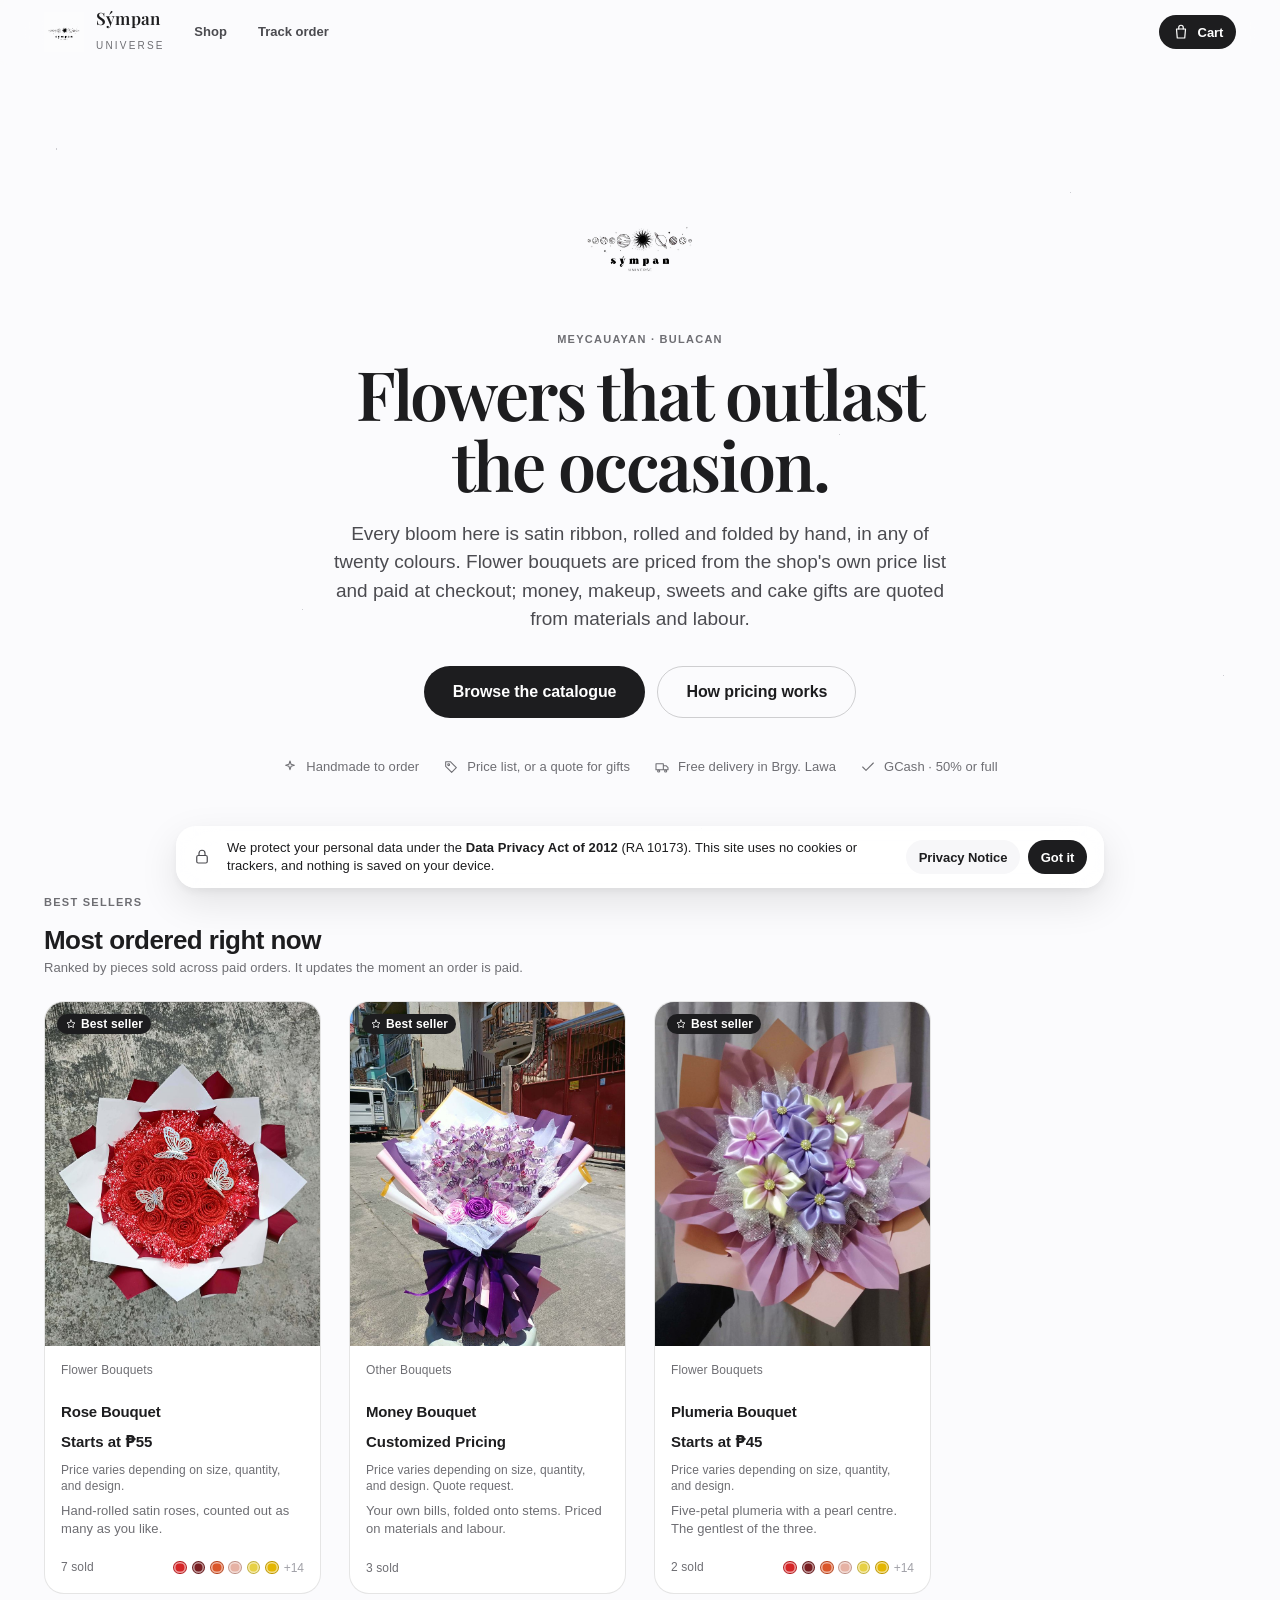
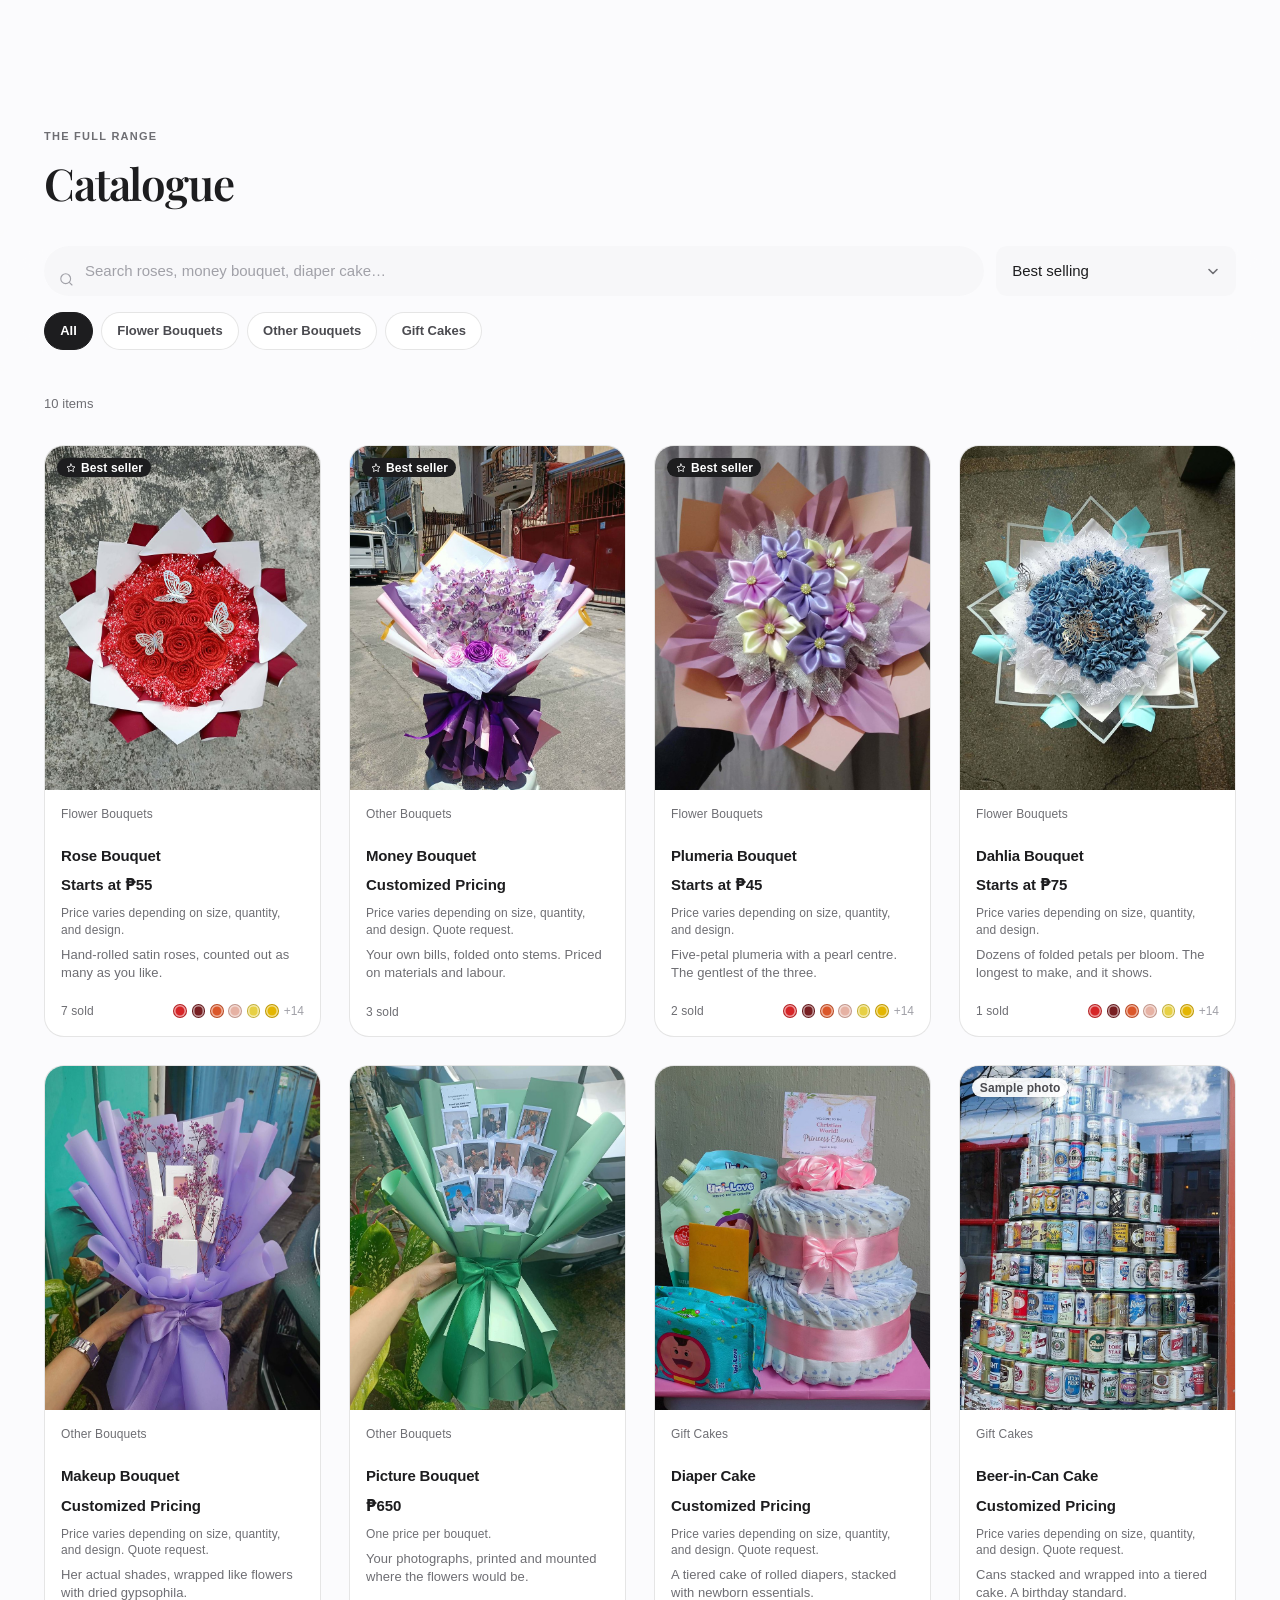
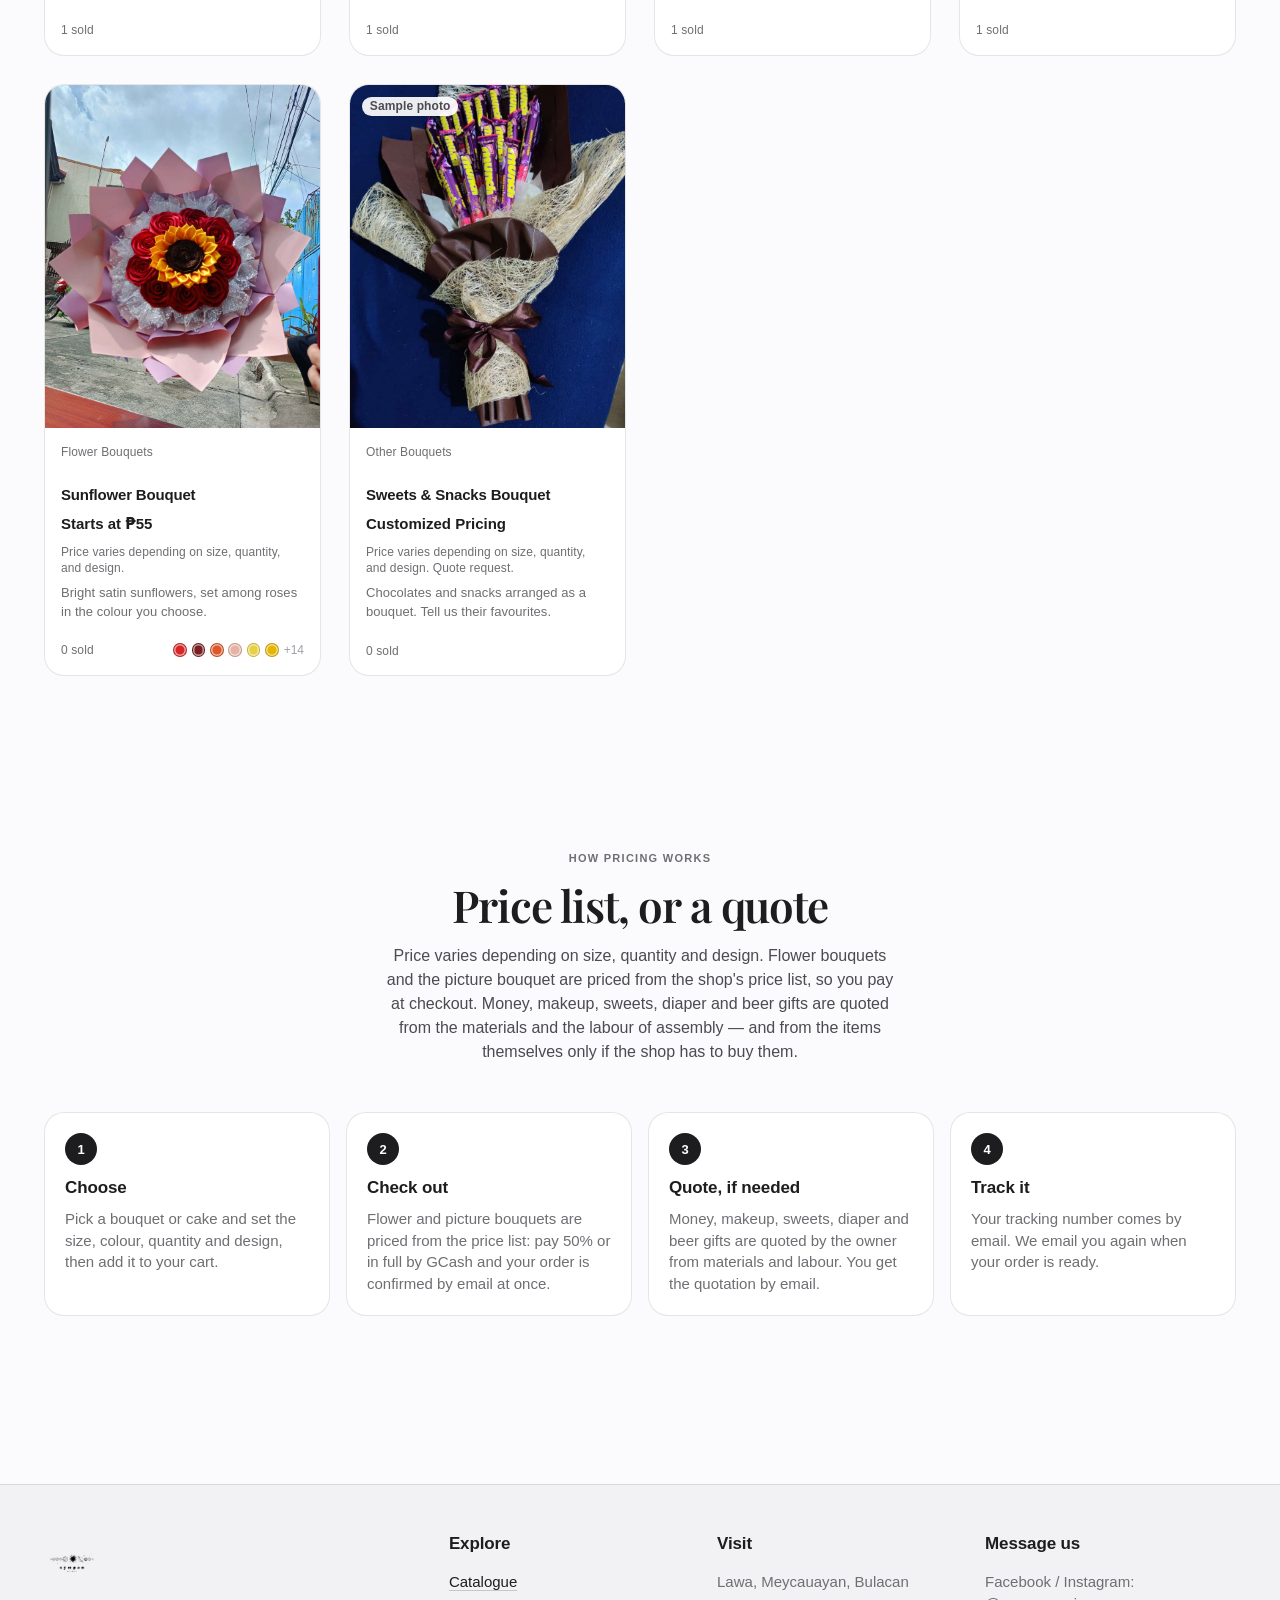
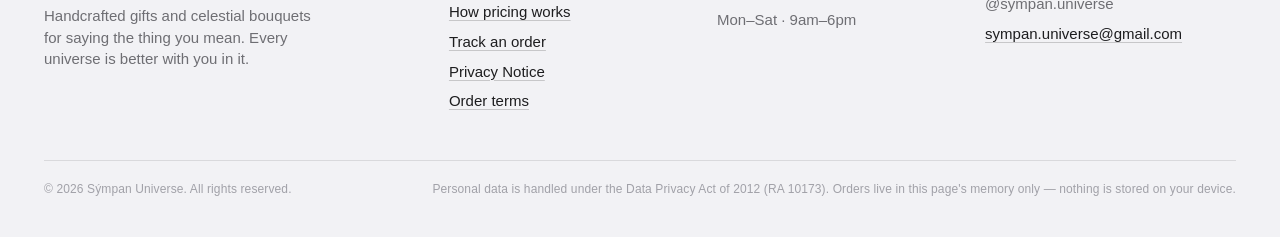
<file: index.html>
<!DOCTYPE html>
<html lang="en" data-bs-theme="light">
<head>
<meta charset="UTF-8">
<meta name="viewport" content="width=device-width, initial-scale=1, viewport-fit=cover">
<meta name="description" content="Sýmpan Universe — handcrafted ribbon bouquets, money bouquets and gift cakes from Meycauayan, Bulacan. Flower bouquets priced and paid online; gifts quoted from materials and labour.">
<meta name="theme-color" content="#fbfbfd">
<title>Sýmpan Universe — Handcrafted Ribbon Bouquets</title>

<link rel="icon" href="assets/logo.png">
<link rel="preconnect" href="https://fonts.googleapis.com">
<link rel="preconnect" href="https://fonts.gstatic.com" crossorigin>
<link href="https://fonts.googleapis.com/css2?family=Playfair+Display:ital,wght@0,500;0,600;0,700;1,500&display=swap" rel="stylesheet">
<link href="https://cdn.jsdelivr.net/npm/bootstrap@5.3.0/dist/css/bootstrap.min.css" rel="stylesheet">

<link rel="stylesheet" href="css/tokens.css">
<link rel="stylesheet" href="css/base.css">
<link rel="stylesheet" href="css/components.css">
<link rel="stylesheet" href="css/pages.css">
<link rel="stylesheet" href="css/shop.css">
<link rel="stylesheet" href="css/desk.css">
</head>
<body>

<a class="skip-link" href="#catalog">Skip to the catalogue</a>
<div class="scroll-edge" aria-hidden="true"></div>

<!-- =====================================================================
     ANG SHOP
     ===================================================================== -->
<div id="shopView">

<header class="app-nav">
    <div class="wrap nav-inner">
        <a class="brand" href="#top" aria-label="Sýmpan Universe, home">
            <img src="assets/logo.png" alt="">
            <span>
                <span class="brand-name">Sýmpan</span><br>
                <span class="brand-sub">Universe</span>
            </span>
        </a>

        <nav class="nav-links flex-fill" aria-label="Primary">
            <a class="nav-link" href="#catalog">Shop</a>
            <button class="nav-link nav-button" type="button" id="trackButton">Track order</button>
        </nav>

        <button class="ui-btn ui-btn-primary ui-btn-sm position-relative" id="basketButton" type="button"
                aria-label="Open your cart">
            <span id="basketIcon"></span>
            <span class="d-none d-sm-inline">Cart</span>
            <span class="count-dot hidden" id="basketCount">0</span>
        </button>
    </div>
</header>

<main id="main">

<section class="hero" id="top">
    <div class="wrap wrap-narrow position-relative">
        <img class="hero-logo" src="assets/logo.png" alt="Sýmpan Universe">
        <p class="t-over hero-eyebrow">Meycauayan · Bulacan</p>
        <h1 class="t-hero">Flowers that outlast<br>the occasion.</h1>
        <p class="lede">Every bloom here is satin ribbon, rolled and folded by hand, in any of twenty
            colours. Flower bouquets are priced from the shop's own price list and paid at checkout;
            money, makeup, sweets and cake gifts are quoted from materials and labour.</p>
        <div class="hero-actions">
            <a class="ui-btn ui-btn-primary ui-btn-lg" href="#catalog">Browse the catalogue</a>
            <a class="ui-btn ui-btn-outline ui-btn-lg" href="#how">How pricing works</a>
        </div>
        <div class="trust-row t-foot" id="trustRow"></div>
    </div>
</section>

<section class="wrap section-tight" aria-labelledby="bestTitle">
    <div class="mb-4">
        <p class="t-over dim">Best sellers</p>
        <h2 class="t-title1" id="bestTitle">Most ordered right now</h2>
        <p class="t-foot dim mt-1" id="bestNote">Ranked by pieces sold across paid orders. It updates the moment an order is paid.</p>
    </div>
    <div class="grid-products" id="bestSellers"></div>
</section>

<section class="wrap section" id="catalog" aria-labelledby="catalogTitle">
    <div class="mb-4">
        <p class="t-over dim">The full range</p>
        <h2 class="t-display" id="catalogTitle">Catalogue</h2>
    </div>

    <div class="toolbar">
        <div class="toolbar-rows">
            <div class="toolbar-top">
                <label class="search flex-fill">
                    <span class="sr-only">Search the catalogue</span>
                    <span id="searchIcon"></span>
                    <input class="input" type="search" id="searchInput"
                           placeholder="Search roses, money bouquet, diaper cake…" autocomplete="off">
                </label>
                <label class="sr-only" for="sortSelect">Sort by</label>
                <select class="select sort-select" id="sortSelect">
                    <option value="best">Best selling</option>
                    <option value="name">Name, A–Z</option>
                    <option value="price">Starting price, low to high</option>
                    <option value="newest">Newest first</option>
                </select>
            </div>
            <div class="chip-row" id="categoryChips" role="group" aria-label="Filter by category"></div>
            <div class="chip-row hidden" id="lineChips" role="group" aria-label="Filter by line"></div>
        </div>
    </div>

    <div class="row-between mt-4 mb-3">
        <p class="result-count t-foot" id="resultCount" role="status" aria-live="polite"></p>
        <button class="ui-btn ui-btn-ghost ui-btn-sm hidden" id="clearFilters" type="button">Clear filters</button>
    </div>
    <div class="grid-products" id="catalogGrid"></div>
</section>

<section class="wrap section" id="how" aria-labelledby="howTitle">
    <div class="mb-5 text-center">
        <p class="t-over dim">How pricing works</p>
        <h2 class="t-display" id="howTitle">Price list, or a quote</h2>
        <p class="lede mx-auto mt-3">Price varies depending on size, quantity and design. Flower bouquets
            and the picture bouquet are priced from the shop's price list, so you pay at checkout. Money,
            makeup, sweets, diaper and beer gifts are quoted from the materials and the labour of assembly —
            and from the items themselves only if the shop has to buy them.</p>
    </div>
    <ol class="how-steps" id="howSteps"></ol>
</section>

</main>

<footer class="site-foot">
    <div class="wrap">
        <div class="foot-grid">
            <div class="foot-col">
                <img class="foot-logo" src="assets/logo.png" alt="Sýmpan Universe">
                <p class="t-callout" style="max-width:34ch">Handcrafted gifts and celestial bouquets for
                    saying the thing you mean. Every universe is better with you in it.</p>
            </div>
            <div class="foot-col">
                <h4 class="t-title3">Explore</h4>
                <ul class="t-callout">
                    <li><a class="link" href="#catalog">Catalogue</a></li>
                    <li><a class="link" href="#how">How pricing works</a></li>
                    <li><button class="link link-button" type="button" id="footTrack">Track an order</button></li>
                    <li><button class="link link-button" type="button" data-privacy-open="notice">Privacy Notice</button></li>
                    <li><button class="link link-button" type="button" data-privacy-open="terms">Order terms</button></li>
                </ul>
            </div>
            <div class="foot-col">
                <h4 class="t-title3">Visit</h4>
                <ul class="t-callout" id="visitList"></ul>
            </div>
            <div class="foot-col">
                <h4 class="t-title3">Message us</h4>
                <ul class="t-callout" id="contactList"></ul>
            </div>
        </div>
        <div class="foot-bottom t-caption">
            <span>© <span id="year"></span> Sýmpan Universe. All rights reserved.</span>
            <span>Personal data is handled under the Data Privacy Act of 2012 (RA 10173). Orders live in this page's memory only — nothing is stored on your device.</span>
        </div>
    </div>
</footer>

<!-- Privacy: isang beses lang sinasabi, sa translucent na bar na pwedeng
     basahin o isara. Walang tinatago kaya bumabalik sa bawat bisita. -->
<div class="privacy-banner hidden" id="privacyBanner" role="region" aria-label="Your privacy">
    <span class="privacy-banner-icon" id="privacyBannerIcon" aria-hidden="true"></span>
    <p class="privacy-banner-text t-foot">We protect your personal data under the <strong>Data Privacy Act of 2012</strong> (RA 10173).
        This site uses no cookies or trackers, and nothing is saved on your device.</p>
    <div class="privacy-banner-actions">
        <button class="ui-btn ui-btn-quiet ui-btn-sm" type="button" data-privacy-open="notice">Privacy Notice</button>
        <button class="ui-btn ui-btn-primary ui-btn-sm" type="button" id="privacyDismiss">Got it</button>
    </div>
</div>

<button class="cart-fab hidden" id="basketFab" type="button">
    <span id="fabIcon"></span>
    <span>Cart</span>
    <span class="fab-total" id="fabCount"></span>
</button>

</div>

<!-- =====================================================================
     ORDER DESK · sa index.html#admin lang: email at password ng account,
     tapos six-digit code na ipapadala sa email nito. "Forgot password?"
     para mag-reset gamit ang code sa email.
     ===================================================================== -->
<div id="adminView" class="hidden">

    <section class="login-screen" id="adminLogin">
        <form class="login-card panel panel-lift" id="loginForm" novalidate autocomplete="off">
            <div class="lock" id="lockIcon"></div>
            <h1 class="t-title1 mb-2">Order desk</h1>
            <p class="t-callout dim mb-4">Staff sign-in.</p>
            <label class="field text-start">
                <span class="field-label">Email</span>
                <input class="input" type="email" id="loginEmail" autocomplete="username" required>
            </label>
            <label class="field text-start">
                <span class="field-label">Password</span>
                <input class="input" type="password" id="passcodeInput" autocomplete="current-password" required>
            </label>
            <p class="notice notice-success hidden text-start" id="loginNotice" role="status"></p>
            <span class="field-error hidden text-start" id="loginError" role="alert"></span>
            <button class="ui-btn ui-btn-primary ui-btn-block mt-4" type="submit" id="loginSubmit">Continue</button>
            <button class="ui-btn ui-btn-ghost ui-btn-block mt-2" type="button" id="forgotButton">Forgot password?</button>
            <a class="ui-btn ui-btn-ghost ui-btn-block" href="#top">Back to the shop</a>
        </form>

        <form class="login-card panel panel-lift hidden" id="otpForm" novalidate autocomplete="off">
            <div class="lock" id="otpIcon"></div>
            <h1 class="t-title1 mb-2">Check your email</h1>
            <p class="t-callout dim mb-4" id="otpNote">We sent a six-digit code.</p>
            <label class="field text-start">
                <span class="field-label">Sign-in code</span>
                <input class="input t-mono otp-input" id="otpInput" inputmode="numeric" maxlength="6" autocomplete="one-time-code" required>
            </label>
            <p class="notice notice-warn hidden text-start" id="otpDemo"></p>
            <span class="field-error hidden text-start" id="otpError" role="alert"></span>
            <button class="ui-btn ui-btn-primary ui-btn-block mt-4" type="submit" id="otpSubmit">Verify and sign in</button>
            <button class="ui-btn ui-btn-ghost ui-btn-block mt-2" type="button" id="otpResend">Send a new code</button>
            <button class="ui-btn ui-btn-ghost ui-btn-block" type="button" id="otpBack">Use a different account</button>
        </form>

        <form class="login-card panel panel-lift hidden" id="resetForm" novalidate autocomplete="off">
            <div class="lock" id="resetIcon"></div>
            <h1 class="t-title1 mb-2">Reset your password</h1>
            <p class="t-callout dim mb-4">Enter the order desk's email. We'll send a six-digit code to it.</p>
            <label class="field text-start">
                <span class="field-label">Email</span>
                <input class="input" type="email" id="resetEmail" autocomplete="username" required>
            </label>
            <span class="field-error hidden text-start" id="resetError" role="alert"></span>
            <button class="ui-btn ui-btn-primary ui-btn-block mt-4" type="submit" id="resetSubmit">Send reset code</button>
            <button class="ui-btn ui-btn-ghost ui-btn-block mt-2" type="button" id="resetBack">Back to sign-in</button>
        </form>

        <form class="login-card panel panel-lift hidden" id="resetCodeForm" novalidate autocomplete="off">
            <div class="lock" id="resetCodeIcon"></div>
            <h1 class="t-title1 mb-2">Choose a new password</h1>
            <p class="t-callout dim mb-4" id="resetNote">We sent a six-digit code.</p>
            <label class="field text-start">
                <span class="field-label">Reset code</span>
                <input class="input t-mono otp-input" id="resetCode" inputmode="numeric" maxlength="6" autocomplete="one-time-code" required>
            </label>
            <p class="notice notice-warn hidden text-start" id="resetDemo"></p>
            <label class="field text-start">
                <span class="field-label">New password</span>
                <input class="input" type="password" id="resetPassword" autocomplete="new-password" maxlength="64" required>
            </label>
            <label class="field text-start">
                <span class="field-label">New password, again</span>
                <input class="input" type="password" id="resetConfirm" autocomplete="new-password" maxlength="64" required>
            </label>
            <p class="t-foot dim text-start" id="passwordRules">8 to 64 characters, with at least one letter and one number, and no spaces.</p>
            <span class="field-error hidden text-start" id="resetCodeError" role="alert"></span>
            <button class="ui-btn ui-btn-primary ui-btn-block mt-4" type="submit" id="resetCodeSubmit">Change password</button>
            <button class="ui-btn ui-btn-ghost ui-btn-block mt-2" type="button" id="resetResend">Send a new code</button>
            <button class="ui-btn ui-btn-ghost ui-btn-block" type="button" id="resetCodeBack">Back to sign-in</button>
        </form>
    </section>

    <section class="hidden" id="adminConsole">
        <header class="app-nav">
            <div class="wrap nav-inner">
                <a class="brand" href="#admin" aria-label="Order desk">
                    <img src="assets/logo.png" alt="">
                    <span><span class="brand-name">Order desk</span><br><span class="brand-sub">Sýmpan Universe</span></span>
                </a>
                <form class="search admin-find flex-fill" id="findForm" role="search">
                    <span id="findIcon"></span>
                    <label class="sr-only" for="findInput">Find an order by reference</label>
                    <input class="input" id="findInput" placeholder="Find order, e.g. SU-215" autocomplete="off">
                </form>
                <span class="desk-user t-foot" id="deskUser" aria-live="polite"></span>
                <button class="ui-btn ui-btn-ghost ui-btn-sm" type="button" id="logoutButton">Sign out</button>
            </div>
        </header>
        <div class="wrap">
            <nav class="admin-tabs chip-row" id="adminTabs" aria-label="Order desk sections"></nav>
            <div id="adminMain" class="admin-main"></div>
        </div>
    </section>
</div>

<!-- =====================================================================
     MGA SHEET
     ===================================================================== -->
<section class="sheet sheet-full" id="productSheet" role="dialog" aria-modal="true"
         aria-labelledby="productSheetTitle" aria-hidden="true">
    <div class="sheet-grip" aria-hidden="true"></div>
    <header class="sheet-head">
        <h2 class="t-title2 flex-fill" id="productSheetTitle">Bouquet</h2>
        <button class="ui-btn-icon" type="button" data-sheet-close aria-label="Close" data-icon="close"></button>
    </header>
    <div class="sheet-body" id="productBody"></div>
    <footer class="sheet-foot" id="productFoot"></footer>
</section>

<section class="sheet sheet-bottom sheet-side" id="basketSheet" role="dialog" aria-modal="true"
         aria-labelledby="basketTitle" aria-hidden="true">
    <div class="sheet-grip" aria-hidden="true"></div>
    <header class="sheet-head">
        <button class="ui-btn-icon hidden" type="button" id="basketBack" aria-label="Back" data-icon="left"></button>
        <h2 class="t-title2 flex-fill" id="basketTitle">Your cart</h2>
        <button class="ui-btn-icon" type="button" data-sheet-close aria-label="Close" data-icon="close"></button>
    </header>
    <div class="sheet-body" id="basketBody"></div>
    <footer class="sheet-foot" id="basketFoot"></footer>
</section>

<section class="sheet sheet-bottom sheet-side" id="trackSheet" role="dialog" aria-modal="true"
         aria-labelledby="trackTitle" aria-hidden="true">
    <div class="sheet-grip" aria-hidden="true"></div>
    <header class="sheet-head">
        <h2 class="t-title2 flex-fill" id="trackTitle">Track your order</h2>
        <button class="ui-btn-icon" type="button" data-sheet-close aria-label="Close" data-icon="close"></button>
    </header>
    <div class="sheet-body" id="trackBody"></div>
    <footer class="sheet-foot" id="trackFoot"></footer>
</section>

<section class="sheet sheet-bottom sheet-side" id="privacySheet" role="dialog" aria-modal="true"
         aria-labelledby="privacyTitle" aria-hidden="true">
    <div class="sheet-grip" aria-hidden="true"></div>
    <header class="sheet-head">
        <h2 class="t-title2 flex-fill" id="privacyTitle">Privacy Notice</h2>
        <button class="ui-btn-icon" type="button" data-sheet-close aria-label="Close" data-icon="close"></button>
    </header>
    <div class="sheet-body" id="privacyBody"></div>
</section>

<section class="sheet sheet-full" id="doneSheet" role="dialog" aria-modal="true"
         aria-labelledby="doneTitle" aria-hidden="true">
    <div class="sheet-grip" aria-hidden="true"></div>
    <header class="sheet-head">
        <h2 class="t-title2 flex-fill" id="doneTitle">Order placed</h2>
        <button class="ui-btn-icon" type="button" data-sheet-close aria-label="Close" data-icon="close"></button>
    </header>
    <div class="sheet-body" id="doneBody"></div>
    <footer class="sheet-foot" id="doneFoot"></footer>
</section>

<section class="sheet sheet-full" id="receiptSheet" role="dialog" aria-modal="true"
         aria-labelledby="receiptTitle" aria-hidden="true">
    <div class="sheet-grip" aria-hidden="true"></div>
    <header class="sheet-head">
        <h2 class="t-title2 flex-fill" id="receiptTitle">Receipt</h2>
        <button class="ui-btn ui-btn-quiet ui-btn-sm" type="button" id="receiptPrint">Print</button>
        <button class="ui-btn-icon" type="button" data-sheet-close aria-label="Close" data-icon="close"></button>
    </header>
    <div class="sheet-body" id="receiptBody"></div>
</section>

<section class="sheet sheet-full" id="deskSheet" role="dialog" aria-modal="true"
         aria-labelledby="deskTitle" aria-hidden="true">
    <div class="sheet-grip" aria-hidden="true"></div>
    <header class="sheet-head">
        <h2 class="t-title2 flex-fill" id="deskTitle">Order</h2>
        <button class="ui-btn-icon" type="button" data-sheet-close aria-label="Close" data-icon="close"></button>
    </header>
    <div class="sheet-body" id="deskBody"></div>
    <footer class="sheet-foot" id="deskFoot"></footer>
</section>

<section class="sheet sheet-bottom confirm-sheet" id="confirmSheet" role="alertdialog" aria-modal="true"
         aria-labelledby="confirmTitle" aria-hidden="true">
    <div class="sheet-grip" aria-hidden="true"></div>
    <header class="sheet-head"><h2 class="t-title2 flex-fill" id="confirmTitle">Are you sure?</h2></header>
    <div class="sheet-body" id="confirmBody"></div>
    <footer class="sheet-foot row-center">
        <button class="ui-btn ui-btn-quiet flex-fill" type="button" data-sheet-close>Keep it</button>
        <button class="ui-btn ui-btn-rose flex-fill" type="button" id="confirmGo">Confirm</button>
    </footer>
</section>

<div id="printArea" class="print-area" aria-hidden="true"></div>

<!-- DSA guide: sariling built-ins, data structures at algorithms -->
<script src="js/dsa/arrays.js"></script>
<script src="js/dsa/strings.js"></script>
<script src="js/dsa/numbers.js"></script>
<script src="js/dsa/dates.js"></script>
<script src="js/dsa/hashing.js"></script>
<script src="js/dsa/linked-list.js"></script>
<script src="js/dsa/circular-queue.js"></script>
<script src="js/dsa/min-heap.js"></script>
<script src="js/dsa/stack.js"></script>
<script src="js/dsa/n-ary-tree.js"></script>
<script src="js/dsa/hash-table.js"></script>
<script src="js/dsa/sorting.js"></script>
<script src="js/dsa/searching.js"></script>
<script src="js/dsa/recursion.js"></script>
<script src="js/dsa/greedy.js"></script>
<!-- Data: catalogue, delivery, rules, security, privacy, email -->
<script src="js/data/catalog.js"></script>
<script src="js/data/delivery.js"></script>
<script src="js/data/shop-rules.js"></script>
<script src="js/data/desk-security.js"></script>
<script src="js/data/privacy.js"></script>
<script src="js/data/email-config.js"></script>
<!-- Backend: state, orders, at isang file bawat module (m01 hanggang m13) -->
<script src="js/backend/state.js"></script>
<script src="js/backend/orders.js"></script>
<script src="js/backend/m01-catalogue-best-sellers.js"></script>
<script src="js/backend/m02-category-navigation.js"></script>
<script src="js/backend/m03-search-sort.js"></script>
<script src="js/backend/m04-flower-customiser.js"></script>
<script src="js/backend/m05-gift-customiser.js"></script>
<script src="js/backend/m06-cart.js"></script>
<script src="js/backend/m07-checkout-delivery.js"></script>
<script src="js/backend/m08-quotation-desk.js"></script>
<script src="js/backend/m09-payment-receipts-email.js"></script>
<script src="js/backend/m10-production-tracking.js"></script>
<script src="js/backend/m11-order-records.js"></script>
<script src="js/backend/m12-order-desk.js"></script>
<script src="js/backend/m12-order-editing.js"></script>
<script src="js/backend/m13-security-logs.js"></script>
<!-- Demo history (anim na linggong orders) -->
<script src="js/data/demo-history.js"></script>
<!-- Frontend: UI kit, shop screens, order desk screens -->
<script src="js/frontend/ui/dom.js"></script>
<script src="js/frontend/ui/motion.js"></script>
<script src="js/frontend/ui/toasts.js"></script>
<script src="js/frontend/ui/sheets.js"></script>
<script src="js/frontend/ui/parts.js"></script>
<script src="js/frontend/ui/receipt.js"></script>
<script src="js/frontend/shop/catalog.js"></script>
<script src="js/frontend/shop/product.js"></script>
<script src="js/frontend/shop/cart.js"></script>
<script src="js/frontend/shop/track-order.js"></script>
<script src="js/frontend/shop/privacy.js"></script>
<script src="js/frontend/desk/sign-in.js"></script>
<script src="js/frontend/desk/password-reset.js"></script>
<script src="js/frontend/desk/desk.js"></script>
<script src="js/frontend/desk/overview.js"></script>
<script src="js/frontend/desk/outbox.js"></script>
<script src="js/frontend/desk/logs.js"></script>
<script src="js/frontend/desk/account.js"></script>
<script src="js/frontend/desk/order-sheet.js"></script>
<script src="js/frontend/desk/products.js"></script>
<!-- Simula ng app -->
<script src="js/app.js"></script>
</body>
</html>
</file>
<file: css/tokens.css>
/* =========================================================================
   SÝMPAN UNIVERSE · DESIGN TOKENS
   Iisang lugar ng kulay, font, spacing, lalim at motion.
   Walang random na value; lahat ay hakbang sa isang scale.
   ========================================================================= */

:root {
    color-scheme: light;

    /* ---------------------------------------------------------------------
       KULAY
       Light lang ang shop. Neutral ang chrome kasi makukulay na ang mga
       bouquet, kaya tahimik lang ang interface at litrato ang may kulay.
       --------------------------------------------------------------------- */
    --bg:              #fbfbfd;
    --bg-sunken:       #f2f2f5;
    --surface:         #ffffff;
    --surface-2:       #f7f7f9;
    --surface-hover:   #f0f0f3;

    --ink:             #1d1d1f;   /* pangunahing text at buttons */
    --ink-hover:       #000000;   /* pinindot na primary button, mas maitim */
    --ink-2:           #4b4b50;   /* pangalawang text */
    --ink-3:           #6e6e73;   /* pangatlong text, captions */
    --ink-4:           #a1a1a8;   /* placeholder, disabled */
    --on-ink:          #ffffff;   /* text sa ibabaw ng --ink */

    --line:            rgba(0, 0, 0, 0.10);
    --line-strong:     rgba(0, 0, 0, 0.18);

    /* Rose, ang nag-iisang accent. Para sa presyo, rush at mga masayang sandali. */
    --rose:            #c1294a;
    --rose-hover:      #a71f3d;
    --rose-soft:       rgba(193, 41, 74, 0.10);
    --rose-line:       rgba(193, 41, 74, 0.28);

    --green:           #17794a;
    --green-soft:      rgba(23, 121, 74, 0.10);
    --amber:           #9a6212;
    --amber-soft:      rgba(154, 98, 18, 0.12);

    --focus:           #0071e3;
    --focus-ring:      0 0 0 4px rgba(0, 113, 227, 0.32);

    /* Translucent na materials (apple-design §12) ------------------------- */
    --mat-chrome:      rgba(251, 251, 253, 0.72);
    --mat-thick:       rgba(255, 255, 255, 0.82);
    --mat-edge:        rgba(255, 255, 255, 0.55);
    --mat-blur:        saturate(180%) blur(20px);
    --scrim:           rgba(0, 0, 0, 0.42);

    --skeleton:        linear-gradient(90deg, #eeeef1 25%, #f6f6f8 37%, #eeeef1 63%);

    /* ---------------------------------------------------------------------
       FONT
       System font sa interface (maayos na ang sizing at linaw niya). Serif
       lang para sa brand, kahawig ng wordmark sa logo.
       --------------------------------------------------------------------- */
    --font-ui: -apple-system, BlinkMacSystemFont, "SF Pro Text", "Segoe UI",
               "Helvetica Neue", Arial, system-ui, sans-serif;
    --font-display: "Playfair Display", "Iowan Old Style", Georgia, serif;
    --font-mono: ui-monospace, "SF Mono", "JetBrains Mono", "Cascadia Mono",
                 Menlo, Consolas, monospace;

    /* Iba ang letter-spacing depende sa laki: masikip sa malaki, maluwag sa maliit. */
    --t-hero-size:   clamp(2.5rem, 6.4vw, 4.25rem);
    --t-hero-lh:     1.04;
    --t-hero-ls:     -0.032em;

    --t-display-size: clamp(1.875rem, 3.6vw, 2.75rem);
    --t-display-lh:  1.08;
    --t-display-ls:  -0.026em;

    --t-title1-size: 1.625rem;
    --t-title1-lh:   1.16;
    --t-title1-ls:   -0.021em;

    --t-title2-size: 1.3125rem;
    --t-title2-lh:   1.22;
    --t-title2-ls:   -0.015em;

    --t-title3-size: 1.0625rem;
    --t-title3-lh:   1.32;
    --t-title3-ls:   -0.008em;

    --t-body-size:   1rem;
    --t-body-lh:     1.5;
    --t-body-ls:     0em;

    --t-callout-size: 0.9375rem;
    --t-callout-lh:  1.45;

    --t-foot-size:   0.8125rem;
    --t-foot-lh:     1.4;
    --t-foot-ls:     0.004em;

    --t-caption-size: 0.75rem;
    --t-caption-lh:  1.35;
    --t-caption-ls:  0.01em;

    --t-over-size:   0.6875rem;
    --t-over-ls:     0.115em;

    /* ---------------------------------------------------------------------
       SPACING · 4px ang base, naka-rem para lumaki kasabay ng text size
       na pinili ng user imbes na masira ang layout.
       --------------------------------------------------------------------- */
    --s-1:  0.25rem;
    --s-2:  0.5rem;
    --s-3:  0.75rem;
    --s-4:  1rem;
    --s-5:  1.25rem;
    --s-6:  1.5rem;
    --s-8:  2rem;
    --s-10: 2.5rem;
    --s-12: 3rem;
    --s-16: 4rem;
    --s-20: 5rem;
    --s-24: 6rem;

    --gutter: clamp(1.125rem, 4vw, 2.75rem);
    --page-max: 1320px;

    /* ---------------------------------------------------------------------
       RADIUS AT LALIM
       --------------------------------------------------------------------- */
    --r-xs:   8px;
    --r-sm:  11px;
    --r-md:  15px;
    --r-lg:  20px;
    --r-xl:  26px;
    --r-2xl: 34px;
    --r-pill: 999px;

    --shadow-1: 0 1px 2px rgba(0, 0, 0, 0.045), 0 1px 1px rgba(0, 0, 0, 0.03);
    --shadow-2: 0 4px 14px rgba(0, 0, 0, 0.06), 0 1px 3px rgba(0, 0, 0, 0.045);
    --shadow-3: 0 14px 38px rgba(0, 0, 0, 0.10), 0 4px 10px rgba(0, 0, 0, 0.05);
    --shadow-4: 0 26px 70px rgba(0, 0, 0, 0.17), 0 8px 18px rgba(0, 0, 0, 0.07);
    --shadow-sheet: 0 -10px 60px rgba(0, 0, 0, 0.20);

    /* ---------------------------------------------------------------------
       MOTION
       Nasa js/frontend/ui/motion.js ang springs (damping, response) ayon sa
       Apple. Ang CSS durations dito ay para lang sa hindi gesture: hover,
       fade ng kulay at press feedback.
       --------------------------------------------------------------------- */
    --ease-out: cubic-bezier(0.22, 0.61, 0.36, 1);
    --ease-in:  cubic-bezier(0.64, 0, 0.78, 0.39);   /* kabaligtaran ng --ease-out */
    --ease-std: cubic-bezier(0.4, 0.0, 0.2, 1);

    --dur-press: 110ms;
    --dur-fast:  180ms;
    --dur-base:  260ms;
    --dur-slow:  400ms;

    --z-nav:    100;
    --z-scrim:  900;
    --z-sheet:  910;
    --z-toast: 1000;
}

/* =========================================================================
   ACCESSIBILITY
   Ang reduced motion ay hindi "walang feedback", mas malumanay lang. Sa
   reduced transparency, solid na ang materials. Light lang ang shop kaya
   hindi sinusunod ang dark mode.
   ========================================================================= */
@media (prefers-reduced-transparency: reduce) {
    :root {
        --mat-chrome: var(--bg);
        --mat-thick:  var(--surface);
        --mat-blur:   none;
    }
}

@media (prefers-contrast: more) {
    :root {
        --ink-3:       #45454a;
        --line:        rgba(0, 0, 0, 0.32);
        --line-strong: rgba(0, 0, 0, 0.55);
        --mat-chrome:  var(--bg);
        --mat-thick:   var(--surface);
        --mat-blur:    none;
    }
}
</file>
<file: css/base.css>
/* =========================================================================
   BASE · reset, typography at mga basic na layout
   ========================================================================= */

*, *::before, *::after { box-sizing: border-box; }

html {
    -webkit-text-size-adjust: 100%;
    scroll-behavior: smooth;
    scroll-padding-top: 5.5rem;   /* para hindi matakpan ng header ang anchors */
}

body {
    margin: 0;
    background: var(--bg);
    color: var(--ink);
    font-family: var(--font-ui);
    font-size: var(--t-body-size);
    line-height: var(--t-body-lh);
    -webkit-font-smoothing: antialiased;
    -moz-osx-font-smoothing: grayscale;
    text-rendering: optimizeLegibility;
    overflow-x: hidden;
}

body.is-locked { overflow: hidden; }

img, svg, video { display: block; max-width: 100%; }
img { height: auto; }

/* ---- Headings ------------------------------------------------------- */
h1, h2, h3, h4, h5, h6 { margin: 0; font-weight: 600; color: var(--ink); }

.t-hero {
    font-family: var(--font-display);
    font-weight: 600;
    font-size: var(--t-hero-size);
    line-height: var(--t-hero-lh);
    letter-spacing: var(--t-hero-ls);
    font-optical-sizing: auto;
}
.t-display {
    font-family: var(--font-display);
    font-weight: 600;
    font-size: var(--t-display-size);
    line-height: var(--t-display-lh);
    letter-spacing: var(--t-display-ls);
}
.t-title1 {
    font-size: var(--t-title1-size);
    line-height: var(--t-title1-lh);
    letter-spacing: var(--t-title1-ls);
    font-weight: 650;
}
.t-title2 {
    font-size: var(--t-title2-size);
    line-height: var(--t-title2-lh);
    letter-spacing: var(--t-title2-ls);
    font-weight: 650;
}
.t-title3 {
    font-size: var(--t-title3-size);
    line-height: var(--t-title3-lh);
    letter-spacing: var(--t-title3-ls);
    font-weight: 600;
}
.t-body    { font-size: var(--t-body-size);    line-height: var(--t-body-lh); }
.t-callout { font-size: var(--t-callout-size); line-height: var(--t-callout-lh); }
.t-foot {
    font-size: var(--t-foot-size);
    line-height: var(--t-foot-lh);
    letter-spacing: var(--t-foot-ls);
}
.t-caption {
    font-size: var(--t-caption-size);
    line-height: var(--t-caption-lh);
    letter-spacing: var(--t-caption-ls);
}
.t-over {
    font-size: var(--t-over-size);
    letter-spacing: var(--t-over-ls);
    text-transform: uppercase;
    font-weight: 620;
    line-height: 1.2;
}
.t-mono { font-family: var(--font-mono); font-variant-numeric: tabular-nums; }
.t-num  { font-variant-numeric: tabular-nums; }

.dim   { color: var(--ink-3); }
.dim-2 { color: var(--ink-2); }
.rose  { color: var(--rose); }

/* Pantay na hati ng maiikling linya ng title. */
.t-hero, .t-display, .t-title1 { text-wrap: balance; }
p.lede { max-width: 58ch; color: var(--ink-2); }

a { color: inherit; text-decoration: none; }
a.link {
    color: var(--ink);
    text-decoration: underline;
    text-underline-offset: 3px;
    text-decoration-color: var(--line-strong);
    transition: text-decoration-color var(--dur-fast) var(--ease-out);
}
a.link:hover { text-decoration-color: currentColor; }

/* ---- Layout --------------------------------------------------------- */
.wrap {
    width: 100%;
    max-width: var(--page-max);
    margin-inline: auto;
    padding-inline: var(--gutter);
}
.wrap-narrow { max-width: 860px; }

.stack > * + * { margin-top: var(--s-4); }
.row-between { display: flex; align-items: center; justify-content: space-between; gap: var(--s-4); }
.row-center  { display: flex; align-items: center; gap: var(--s-2); }
.flex-fill   { flex: 1 1 auto; min-width: 0; }

.section { padding-block: clamp(3rem, 7vw, 5.5rem); }
.section-tight { padding-block: clamp(2rem, 4vw, 3rem); }

.hair { height: 1px; background: var(--line); border: 0; margin: 0; }

/* ---- Focus ---------------------------------------------------------- */
:focus { outline: none; }
:focus-visible {
    outline: none;
    box-shadow: var(--focus-ring);
    border-radius: var(--r-xs);
}

.sr-only {
    position: absolute; width: 1px; height: 1px;
    padding: 0; margin: -1px; overflow: hidden;
    clip: rect(0 0 0 0); white-space: nowrap; border: 0;
}

.skip-link {
    position: absolute; left: var(--s-4); top: var(--s-4);
    z-index: 2000; padding: var(--s-3) var(--s-5);
    background: var(--ink); color: var(--on-ink);
    border-radius: var(--r-pill); font-weight: 600;
    transform: translateY(-200%);
}
.skip-link:focus-visible { transform: none; }

/* ---- Scroll edge effect (apple-design §12) --------------------------
   Walang matigas na 1px na linya sa ilalim ng header; maikling gradient
   lang kung saan nagtatagpo ang content at ang translucent na bar.
   -------------------------------------------------------------------- */
.scroll-edge {
    position: fixed; inset-inline: 0; top: 0;
    height: 6.5rem; pointer-events: none; z-index: calc(var(--z-nav) - 1);
    background: linear-gradient(to bottom, var(--bg) 18%, transparent);
    opacity: 0;
    transition: opacity var(--dur-base) var(--ease-out);
}
.is-scrolled .scroll-edge { opacity: 1; }

/* ---- Utility -------------------------------------------------------- */
.no-select { user-select: none; -webkit-user-select: none; }
.hidden { display: none !important; }
.grabbable { touch-action: pan-y; cursor: grab; }
.grabbable:active { cursor: grabbing; }

/* =========================================================================
   REDUCED MOTION
   Cross-fade imbes na gumalaw, at walang talbog. Naiiwan ang pagbabago ng
   opacity at kulay kasi nakakatulong sa pag-intindi.
   ========================================================================= */
@media (prefers-reduced-motion: reduce) {
    html { scroll-behavior: auto; }

    *, *::before, *::after {
        animation-duration: 0.01ms !important;
        animation-iteration-count: 1 !important;
        transition-duration: 160ms !important;
        scroll-behavior: auto !important;
    }

    .reveal { opacity: 1 !important; transform: none !important; }
}

/* ---- Paglabas ng section (opt-in, wala sa reduced motion) ----------- */
.reveal {
    opacity: 0;
    transform: translate3d(0, 14px, 0);
    transition: opacity var(--dur-slow) var(--ease-out),
                transform var(--dur-slow) var(--ease-out);
}
.reveal.is-in { opacity: 1; transform: none; }

/* ---- Print ---------------------------------------------------------- */
@media print {
    .app-nav, .cart-fab, .sheet, .scrim, .ui-toast-layer, .no-print { display: none !important; }
    body { background: #fff; color: #000; }
    .receipt { box-shadow: none !important; border: 1px solid #ccc; }
}
</file>
<file: css/components.css>
/* =========================================================================
   COMPONENTS
   Buttons, fields, cards, chips, sheets, toasts at badges.
   Nasa :active ang press feedback kaya sa pagpindot pa lang may reaksyon na.
   ========================================================================= */

/* -------------------------------------------------------------------------
   BUTTONS
   ------------------------------------------------------------------------- */
.ui-btn {
    --btn-bg: transparent;
    --btn-fg: var(--ink);
    --btn-line: transparent;

    display: inline-flex;
    align-items: center;
    justify-content: center;
    gap: var(--s-2);
    padding: 0.72em 1.25em;
    min-height: 2.75rem;
    border: 1px solid var(--btn-line);
    border-radius: var(--r-pill);
    background: var(--btn-bg);
    color: var(--btn-fg);
    font: inherit;
    font-size: var(--t-callout-size);
    font-weight: 600;
    letter-spacing: -0.005em;
    line-height: 1;
    cursor: pointer;
    user-select: none;
    -webkit-user-select: none;
    -webkit-tap-highlight-color: transparent;
    text-align: center;
    transition: background var(--dur-fast) var(--ease-out),
                color var(--dur-fast) var(--ease-out),
                border-color var(--dur-fast) var(--ease-out),
                opacity var(--dur-fast) var(--ease-out),
                transform var(--dur-press) var(--ease-out);
}
/* Agad, sa mismong pagpindot. */
.ui-btn:active:not(:disabled) { transform: scale(0.968); }
.ui-btn:disabled { opacity: 0.4; cursor: not-allowed; }

/* Pag hover, mas lumalayo sa page imbes na fixed na kulay: mas maitim sa
   maliwanag, mas maliwanag sa madilim. Nagka-black-on-black dati sa dark
   mode nung naka-#000 dito. */
.ui-btn-primary  { --btn-bg: var(--ink); --btn-fg: var(--on-ink); }
.ui-btn-primary:hover:not(:disabled) { --btn-bg: var(--ink-hover); }

.ui-btn-rose { --btn-bg: var(--rose); --btn-fg: #fff; }
.ui-btn-rose:hover:not(:disabled) { --btn-bg: var(--rose-hover); }

.ui-btn-quiet { --btn-bg: var(--surface-2); --btn-fg: var(--ink); }
.ui-btn-quiet:hover:not(:disabled) { --btn-bg: var(--surface-hover); }

.ui-btn-outline { --btn-line: var(--line-strong); }
.ui-btn-outline:hover:not(:disabled) { --btn-bg: var(--surface-2); }

.ui-btn-ghost { --btn-fg: var(--ink-2); padding-inline: 0.85em; }
.ui-btn-ghost:hover:not(:disabled) { --btn-bg: var(--surface-2); --btn-fg: var(--ink); }

.ui-btn-danger { --btn-fg: var(--rose); --btn-line: var(--rose-line); }
.ui-btn-danger:hover:not(:disabled) { --btn-bg: var(--rose-soft); }

.ui-btn-lg  { min-height: 3.25rem; padding: 0.9em 1.75em; font-size: var(--t-body-size); }
.ui-btn-sm  { min-height: 2.125rem; padding: 0.5em 0.9em; font-size: var(--t-foot-size); }
.ui-btn-block { width: 100%; }

/* Bilog na icon button, gamit sa header at sa cards. */
.ui-btn-icon {
    width: 2.5rem; height: 2.5rem;
    min-height: 0; padding: 0;
    border-radius: var(--r-pill);
    display: inline-grid; place-items: center;
    color: var(--ink);
    background: transparent;
    border: 1px solid transparent;
    cursor: pointer;
    -webkit-tap-highlight-color: transparent;
    transition: background var(--dur-fast) var(--ease-out),
                color var(--dur-fast) var(--ease-out),
                transform var(--dur-press) var(--ease-out);
}
.ui-btn-icon:hover { background: var(--surface-2); }
.ui-btn-icon:active { transform: scale(0.9); }
.ui-btn-icon svg { width: 1.25rem; height: 1.25rem; }

/* -------------------------------------------------------------------------
   SEGMENTED CONTROL AT CHIPS
   ------------------------------------------------------------------------- */
.segmented {
    display: inline-flex;
    padding: 3px;
    gap: 2px;
    background: var(--surface-2);
    border-radius: var(--r-pill);
}
.segmented button {
    border: 0; background: transparent; cursor: pointer;
    padding: 0.5rem 0.95rem;
    border-radius: var(--r-pill);
    font: inherit; font-size: var(--t-foot-size); font-weight: 600;
    color: var(--ink-3);
    -webkit-tap-highlight-color: transparent;
    transition: background var(--dur-fast) var(--ease-out),
                color var(--dur-fast) var(--ease-out),
                transform var(--dur-press) var(--ease-out);
}
.segmented button:active { transform: scale(0.95); }
.segmented button[aria-selected="true"] {
    background: var(--surface);
    color: var(--ink);
    box-shadow: var(--shadow-1);
}

.chip-row {
    display: flex; gap: var(--s-2);
    overflow-x: auto; scrollbar-width: none;
    padding-block: var(--s-1);
    scroll-snap-type: x proximity;
    -webkit-overflow-scrolling: touch;
}
.chip-row::-webkit-scrollbar { display: none; }

.chip {
    flex: 0 0 auto;
    scroll-snap-align: start;
    display: inline-flex; align-items: center; gap: var(--s-2);
    padding: 0.5rem 0.95rem;
    border-radius: var(--r-pill);
    border: 1px solid var(--line);
    background: var(--surface);
    color: var(--ink-2);
    font-size: var(--t-foot-size); font-weight: 600;
    cursor: pointer; white-space: nowrap;
    -webkit-tap-highlight-color: transparent;
    transition: background var(--dur-fast) var(--ease-out),
                color var(--dur-fast) var(--ease-out),
                border-color var(--dur-fast) var(--ease-out),
                transform var(--dur-press) var(--ease-out);
}
.chip:hover { border-color: var(--line-strong); color: var(--ink); }
.chip:active { transform: scale(0.95); }
.chip[aria-pressed="true"] {
    background: var(--ink); color: var(--on-ink); border-color: var(--ink);
}
.chip .chip-count { opacity: 0.55; font-variant-numeric: tabular-nums; }

/* -------------------------------------------------------------------------
   FIELDS
   ------------------------------------------------------------------------- */
.field { display: block; }
.field + .field { margin-top: var(--s-4); }
.field-label {
    display: block;
    font-size: var(--t-foot-size); font-weight: 600;
    color: var(--ink-2); margin-bottom: var(--s-2);
    letter-spacing: var(--t-foot-ls);
}
.input, .select, .textarea {
    width: 100%;
    padding: 0.8rem 0.95rem;
    background: var(--surface-2);
    border: 1px solid transparent;
    border-radius: var(--r-sm);
    color: var(--ink);
    font: inherit;
    font-size: var(--t-callout-size);
    transition: background var(--dur-fast) var(--ease-out),
                border-color var(--dur-fast) var(--ease-out),
                box-shadow var(--dur-fast) var(--ease-out);
    appearance: none;
    -webkit-appearance: none;
}
.input::placeholder, .textarea::placeholder { color: var(--ink-4); }
.input:hover, .select:hover, .textarea:hover { background: var(--surface-hover); }
.input:focus-visible, .select:focus-visible, .textarea:focus-visible {
    background: var(--surface);
    border-color: var(--focus);
    box-shadow: var(--focus-ring);
}
.textarea { min-height: 5.5rem; resize: vertical; line-height: 1.45; }

.select {
    padding-right: 2.5rem;
    background-image: url("data:image/svg+xml,%3Csvg xmlns='http://www.w3.org/2000/svg' viewBox='0 0 16 16' fill='none' stroke='%236e6e73' stroke-width='1.6' stroke-linecap='round' stroke-linejoin='round'%3E%3Cpath d='M4 6.5 8 10.5l4-4'/%3E%3C/svg%3E");
    background-repeat: no-repeat;
    background-position: right 0.85rem center;
    background-size: 1rem;
    cursor: pointer;
}
.field-error {
    display: block;
    margin-top: var(--s-2);
    font-size: var(--t-foot-size);
    color: var(--rose);
    font-weight: 560;
}
.field.is-invalid .input,
.field.is-invalid .select { border-color: var(--rose-line); background: var(--rose-soft); }

/* Search field na may icon sa unahan */
.search {
    position: relative; display: flex; align-items: center;
}
.search svg {
    position: absolute; left: 0.85rem;
    width: 1.05rem; height: 1.05rem;
    color: var(--ink-4); pointer-events: none;
}
.search .input { padding-left: 2.5rem; border-radius: var(--r-pill); }
.search .search-clear {
    position: absolute; right: 0.4rem;
    width: 1.85rem; height: 1.85rem;
}

/* Checkbox o radio: sariling itsura, pero totoong input sa ilalim para sa a11y */
.check {
    display: flex; align-items: flex-start; gap: var(--s-3);
    padding: 0.7rem 0.85rem;
    border-radius: var(--r-sm);
    cursor: pointer;
    transition: background var(--dur-fast) var(--ease-out);
}
.check:hover { background: var(--surface-2); }
.check input { position: absolute; opacity: 0; width: 0; height: 0; }
.check .box {
    flex: 0 0 auto;
    width: 1.3rem; height: 1.3rem;
    margin-top: 0.05rem;
    border: 1.5px solid var(--line-strong);
    border-radius: 7px;
    display: grid; place-items: center;
    color: transparent;
    background: var(--surface);
    transition: background var(--dur-fast) var(--ease-out),
                border-color var(--dur-fast) var(--ease-out),
                color var(--dur-fast) var(--ease-out),
                transform var(--dur-press) var(--ease-out);
}
.check .box svg { width: 0.85rem; height: 0.85rem; }
.check input:checked + .box {
    background: var(--ink); border-color: var(--ink); color: var(--on-ink);
}
.check:active .box { transform: scale(0.9); }
.check input:focus-visible + .box { box-shadow: var(--focus-ring); }
.check .check-body { flex: 1 1 auto; min-width: 0; }
.check .check-title {
    display: block;
    font-size: var(--t-callout-size);
    font-weight: 560;
    line-height: 1.35;
}
.check .check-note {
    display: block;
    font-size: var(--t-foot-size);
    line-height: 1.35;
    color: var(--ink-3);
    margin-top: 0.1rem;
}

/* Stepper (quantity) */
.stepper {
    display: inline-flex; align-items: center;
    background: var(--surface-2);
    border-radius: var(--r-pill);
    padding: 3px;
}
.stepper button {
    width: 2rem; height: 2rem;
    border: 0; border-radius: var(--r-pill);
    background: transparent; color: var(--ink);
    display: grid; place-items: center; cursor: pointer;
    font-size: 1.1rem; line-height: 1;
    -webkit-tap-highlight-color: transparent;
    transition: background var(--dur-fast) var(--ease-out),
                transform var(--dur-press) var(--ease-out);
}
.stepper button:hover:not(:disabled) { background: var(--surface); }
.stepper button:active:not(:disabled) { transform: scale(0.86); }
.stepper button:disabled { opacity: 0.32; cursor: not-allowed; }
.stepper .qty {
    min-width: 2.1rem; text-align: center;
    font-size: var(--t-callout-size); font-weight: 650;
    font-variant-numeric: tabular-nums;
}

/* -------------------------------------------------------------------------
   BADGES AT PILLS
   ------------------------------------------------------------------------- */
.badge {
    display: inline-flex; align-items: center; gap: 0.35em;
    padding: 0.3em 0.65em;
    border-radius: var(--r-pill);
    font-size: var(--t-caption-size);
    font-weight: 650;
    letter-spacing: var(--t-caption-ls);
    background: var(--surface-2); color: var(--ink-2);
    white-space: nowrap;
}
.badge-rose  { background: var(--rose-soft);  color: var(--rose); }
.badge-green { background: var(--green-soft); color: var(--green); }
.badge-amber { background: var(--amber-soft); color: var(--amber); }
.badge-ink   { background: var(--ink); color: var(--on-ink); }

.count-dot {
    position: absolute; top: -2px; right: -2px;
    min-width: 1.15rem; height: 1.15rem;
    padding-inline: 0.28rem;
    border-radius: var(--r-pill);
    background: var(--rose); color: #fff;
    font-size: 0.6875rem; font-weight: 700;
    display: grid; place-items: center;
    font-variant-numeric: tabular-nums;
    border: 2px solid var(--bg);
}

/* -------------------------------------------------------------------------
   CARD AT SURFACE
   ------------------------------------------------------------------------- */
.panel {
    background: var(--surface);
    border: 1px solid var(--line);
    border-radius: var(--r-lg);
    padding: var(--s-5);
}
.panel-flush { padding: 0; overflow: hidden; }
.panel-lift { box-shadow: var(--shadow-2); border-color: transparent; }

/* -------------------------------------------------------------------------
   TRANSLUCENT NA HEADER  (apple-design §12)
   Dumadaan ang content *sa ilalim* ng bar; material ang bar, hindi solid.
   ------------------------------------------------------------------------- */
.app-nav {
    position: sticky; top: 0; z-index: var(--z-nav);
    background: var(--mat-chrome);
    -webkit-backdrop-filter: var(--mat-blur);
    backdrop-filter: var(--mat-blur);
    border-bottom: 1px solid transparent;
    transition: border-color var(--dur-base) var(--ease-out);
}
.is-scrolled .app-nav { border-bottom-color: var(--line); }

.app-nav .nav-inner {
    display: flex; align-items: center; gap: var(--s-4);
    min-height: 4rem;
}
.brand { display: inline-flex; align-items: center; gap: var(--s-3); flex: 0 0 auto; }
.brand img {
    height: 2.5rem; width: auto;
    mix-blend-mode: multiply;
}
.brand-name {
    font-family: var(--font-display);
    font-size: 1.0625rem; font-weight: 600;
    letter-spacing: 0.01em;
    line-height: 1;
}
.brand-sub {
    font-size: 0.625rem; letter-spacing: 0.22em;
    text-transform: uppercase; color: var(--ink-3);
    line-height: 1.4;
}

.nav-links { display: flex; align-items: center; gap: var(--s-1); }
.nav-link {
    padding: 0.5rem 0.85rem;
    border-radius: var(--r-pill);
    font-size: var(--t-foot-size); font-weight: 600;
    color: var(--ink-2);
    transition: background var(--dur-fast) var(--ease-out),
                color var(--dur-fast) var(--ease-out);
}
.nav-link:hover { background: var(--surface-2); color: var(--ink); }
.nav-link[aria-current="page"] { color: var(--ink); background: var(--surface-2); }

/* -------------------------------------------------------------------------
   SCRIM AT SHEET
   Pag modal, dumidilim at umaatras ang likod. Lumilitaw ang sheet na
   sabay ang blur at scale, para parang totoong material na dumarating.
   ------------------------------------------------------------------------- */
.scrim {
    position: fixed; inset: 0;
    z-index: var(--z-scrim);
    background: var(--scrim);
    opacity: 0;
    pointer-events: none;
    -webkit-backdrop-filter: blur(0px);
    backdrop-filter: blur(0px);
    transition: opacity var(--dur-base) var(--ease-out),
                backdrop-filter var(--dur-base) var(--ease-out);
}
.scrim.is-open { opacity: 1; pointer-events: auto; -webkit-backdrop-filter: blur(3px); backdrop-filter: blur(3px); }

/* Ang saradong sheet ay tinatanggal sa layout (display), hindi visibility.
   Namamana kasi ang visibility at hindi agad naipapasa ng Chrome sa loob,
   kaya dati hindi ma-focus ang control sa bagong bukas na sheet at naiiwan
   ang keyboard user sa <body>. Walang ganitong problema ang display. */
.sheet {
    position: fixed;
    z-index: var(--z-sheet);
    background: var(--surface);
    display: none;
    flex-direction: column;
    will-change: transform;
    overscroll-behavior: contain;
}
.sheet.is-open { display: flex; }

/* Bottom sheet sa phone */
.sheet-bottom {
    inset-inline: 0; bottom: 0;
    max-height: min(92dvh, 60rem);
    border-radius: var(--r-2xl) var(--r-2xl) 0 0;
    box-shadow: var(--shadow-sheet);
    transform: translate3d(0, 100%, 0);
}

/* Side drawer sa tablet pataas */
@media (min-width: 48rem) {
    .sheet-side {
        inset-block: 0; right: 0; left: auto;
        width: min(30rem, 100vw);
        max-height: none;
        border-radius: var(--r-2xl) 0 0 var(--r-2xl);
        box-shadow: var(--shadow-4);
        transform: translate3d(100%, 0, 0);
    }
}

/* Buong taas na detail sheet */
.sheet-full {
    inset-inline: 0; bottom: 0;
    height: min(94dvh, 64rem);
    border-radius: var(--r-2xl) var(--r-2xl) 0 0;
    box-shadow: var(--shadow-sheet);
    transform: translate3d(0, 100%, 0);
}
@media (min-width: 62rem) {
    .sheet-full {
        inset: 50% auto auto 50%;
        width: min(70rem, 94vw);
        height: min(86dvh, 54rem);
        border-radius: var(--r-2xl);
        transform: translate3d(-50%, -50%, 0) scale(0.94);
        opacity: 0;
        transition: opacity var(--dur-base) var(--ease-out);
    }
    .sheet-full.is-open { opacity: 1; }
}

.sheet-grip {
    flex: 0 0 auto;
    padding: var(--s-3) 0 var(--s-1);
    display: grid; place-items: center;
    cursor: grab;
    touch-action: none;
}
.sheet-grip::after {
    content: ''; width: 2.25rem; height: 0.3125rem;
    border-radius: var(--r-pill); background: var(--line-strong);
}
.sheet-grip:active { cursor: grabbing; }
@media (min-width: 62rem) { .sheet-full > .sheet-grip { display: none; } }

.sheet-head {
    flex: 0 0 auto;
    display: flex; align-items: center; gap: var(--s-3);
    padding: var(--s-3) var(--s-5) var(--s-4);
}
.sheet-body {
    flex: 1 1 auto;
    overflow-y: auto;
    overscroll-behavior: contain;
    -webkit-overflow-scrolling: touch;
    padding-inline: var(--s-5);
}
.sheet-foot {
    flex: 0 0 auto;
    padding: var(--s-4) var(--s-5);
    padding-bottom: calc(var(--s-4) + env(safe-area-inset-bottom, 0px));
    background: var(--mat-thick);
    -webkit-backdrop-filter: var(--mat-blur);
    backdrop-filter: var(--mat-blur);
    border-top: 1px solid var(--line);
}

/* -------------------------------------------------------------------------
   TOASTS · status, tapos, babala, error
   ------------------------------------------------------------------------- */
/* Nasa ilalim ng nav, hindi sa baba. Nasa footer sa baba kasi ang main
   button ng bawat sheet, at kung doon ang toast, matatakpan at makakain
   pa ang tap. Sa taas lang walang action kahit kailan. */
.ui-toast-layer {
    position: fixed;
    left: 50%;
    top: calc(4.5rem + env(safe-area-inset-top, 0px));
    z-index: var(--z-toast);
    display: flex; flex-direction: column; align-items: center;
    gap: var(--s-2);
    width: min(26rem, calc(100vw - 2rem));
    transform: translateX(-50%);
    pointer-events: none;
}

.ui-toast {
    pointer-events: auto;
    display: flex; align-items: center; gap: var(--s-3);
    width: 100%;
    padding: 0.85rem 1rem;
    border-radius: var(--r-md);
    background: var(--mat-thick);
    -webkit-backdrop-filter: var(--mat-blur);
    backdrop-filter: var(--mat-blur);
    border: 1px solid var(--line);
    box-shadow: var(--shadow-3);
    color: var(--ink);
    font-size: var(--t-callout-size);
    font-weight: 560;
    will-change: transform, opacity;
}
.ui-toast .ui-toast-icon {
    flex: 0 0 auto; width: 1.4rem; height: 1.4rem;
    display: grid; place-items: center; border-radius: var(--r-pill);
}
.ui-toast .ui-toast-icon svg { width: 0.95rem; height: 0.95rem; }
.ui-toast-success .ui-toast-icon { background: var(--green-soft); color: var(--green); }
.ui-toast-error   .ui-toast-icon { background: var(--rose-soft);  color: var(--rose); }
.ui-toast-warn    .ui-toast-icon { background: var(--amber-soft); color: var(--amber); }
.ui-toast-info    .ui-toast-icon { background: var(--surface-2);  color: var(--ink-2); }
.ui-toast-text { flex: 1 1 auto; min-width: 0; }
.ui-toast-text strong { display: block; font-weight: 650; }
.ui-toast-text span { display: block; font-size: var(--t-foot-size); color: var(--ink-3); font-weight: 400; }

/* -------------------------------------------------------------------------
   SKELETON AT WALANG LAMAN
   ------------------------------------------------------------------------- */
.skeleton {
    background: var(--skeleton);
    background-size: 400% 100%;
    animation: shimmer 1.3s ease-in-out infinite;
    border-radius: var(--r-sm);
}
@keyframes shimmer { 0% { background-position: 100% 50%; } 100% { background-position: 0 50%; } }
@media (prefers-reduced-motion: reduce) {
    .skeleton { animation: none; background: var(--surface-2); }
}

.empty {
    text-align: center;
    padding: var(--s-12) var(--s-5);
    color: var(--ink-3);
}
.empty .empty-glyph {
    width: 3.5rem; height: 3.5rem;
    margin: 0 auto var(--s-4);
    display: grid; place-items: center;
    border-radius: var(--r-pill);
    background: var(--surface-2);
    color: var(--ink-4);
}
.empty .empty-glyph svg { width: 1.6rem; height: 1.6rem; }
.empty h3 { color: var(--ink); margin-bottom: var(--s-2); }

/* -------------------------------------------------------------------------
   TABLE
   ------------------------------------------------------------------------- */
.table-wrap { overflow-x: auto; -webkit-overflow-scrolling: touch; }
.tbl { width: 100%; border-collapse: collapse; font-size: var(--t-callout-size); }
.tbl th {
    text-align: left;
    font-size: var(--t-caption-size);
    letter-spacing: var(--t-over-ls);
    text-transform: uppercase;
    font-weight: 650;
    color: var(--ink-3);
    padding: var(--s-3) var(--s-3);
    border-bottom: 1px solid var(--line);
    white-space: nowrap;
}
.tbl td {
    padding: var(--s-3) var(--s-3);
    border-bottom: 1px solid var(--line);
    vertical-align: middle;
}
.tbl tbody tr { transition: background var(--dur-fast) var(--ease-out); }
.tbl tbody tr:hover { background: var(--surface-2); }
.tbl .num { text-align: right; font-variant-numeric: tabular-nums; }
</file>
<file: css/pages.css>
/* =========================================================================
   PAGES · layout ng shop at ng desk
   ========================================================================= */

/* -------------------------------------------------------------------------
   HERO
   ------------------------------------------------------------------------- */
.hero {
    position: relative;
    padding-block: clamp(3rem, 9vw, 7rem) clamp(2.5rem, 6vw, 4.5rem);
    overflow: hidden;
    text-align: center;
}
.hero::before {
    /* Mga bituin na hindi gumagalaw. Sinadya: yung mabagal na paulit-ulit na
       galaw sa background ay nakakahilo sa iba, at wala namang naitutulong. */
    content: '';
    position: absolute; inset: -20% -10% auto;
    height: 140%;
    background-image:
        radial-gradient(1.4px 1.4px at 12% 22%, var(--ink-4) 50%, transparent 51%),
        radial-gradient(1px 1px   at 28% 64%, var(--ink-4) 50%, transparent 51%),
        radial-gradient(1.6px 1.6px at 46% 14%, var(--ink-4) 50%, transparent 51%),
        radial-gradient(1px 1px   at 63% 48%, var(--ink-4) 50%, transparent 51%),
        radial-gradient(1.3px 1.3px at 78% 26%, var(--ink-4) 50%, transparent 51%),
        radial-gradient(1px 1px   at 88% 70%, var(--ink-4) 50%, transparent 51%),
        radial-gradient(1.2px 1.2px at 8% 78%, var(--ink-4) 50%, transparent 51%),
        radial-gradient(1px 1px   at 54% 84%, var(--ink-4) 50%, transparent 51%);
    opacity: 0.5;
    pointer-events: none;
}
.hero-logo {
    height: clamp(5rem, 13vw, 8.5rem);
    width: auto; margin: 0 auto var(--s-5);
    mix-blend-mode: multiply;
}
.hero-eyebrow { color: var(--ink-3); margin-bottom: var(--s-3); }
.hero p.lede { margin: var(--s-5) auto 0; font-size: clamp(1rem, 1.7vw, 1.1875rem); }
.hero-actions { display: flex; flex-wrap: wrap; gap: var(--s-3); justify-content: center; margin-top: var(--s-8); }

.trust-row {
    display: flex; flex-wrap: wrap; justify-content: center;
    gap: var(--s-2) var(--s-6);
    margin-top: var(--s-10);
    color: var(--ink-3);
}
.trust-row span { display: inline-flex; align-items: center; gap: var(--s-2); }
.trust-row svg { width: 1rem; height: 1rem; }

/* -------------------------------------------------------------------------
   TOOLBAR NG CATALOGUE
   ------------------------------------------------------------------------- */
.toolbar {
    position: sticky; top: 4rem; z-index: 40;
    padding-block: var(--s-4);
    background: var(--mat-chrome);
    -webkit-backdrop-filter: var(--mat-blur);
    backdrop-filter: var(--mat-blur);
    margin-inline: calc(var(--gutter) * -1);
    padding-inline: var(--gutter);
    border-bottom: 1px solid transparent;
    transition: border-color var(--dur-base) var(--ease-out);
}
.is-scrolled .toolbar { border-bottom-color: var(--line); }
.toolbar-rows { display: grid; gap: var(--s-3); }
.toolbar-top { display: flex; gap: var(--s-3); align-items: center; flex-wrap: wrap; }
.toolbar-top .search { flex: 1 1 16rem; min-width: 0; }
.result-count { color: var(--ink-3); white-space: nowrap; }

/* -------------------------------------------------------------------------
   PRODUCT GRID
   ------------------------------------------------------------------------- */
.grid-products {
    display: grid;
    grid-template-columns: repeat(auto-fill, minmax(min(100%, 15.5rem), 1fr));
    gap: clamp(1rem, 2.4vw, 1.75rem);
}

.card-product {
    position: relative;
    display: flex; flex-direction: column;
    background: var(--surface);
    border: 1px solid var(--line);
    border-radius: var(--r-lg);
    overflow: hidden;
    transition: transform var(--dur-base) var(--ease-out),
                box-shadow var(--dur-base) var(--ease-out),
                border-color var(--dur-base) var(--ease-out);
}
@media (hover: hover) {
    .card-product:hover {
        transform: translate3d(0, -4px, 0);
        box-shadow: var(--shadow-3);
        border-color: transparent;
    }
    .card-product:hover .card-media img { transform: scale(1.045); }
}
.card-product:focus-within { box-shadow: var(--focus-ring); }

.card-media {
    position: relative;
    aspect-ratio: 4 / 5;
    background: var(--bg-sunken);
    overflow: hidden;
}
.card-media img {
    width: 100%; height: 100%;
    object-fit: cover;
    transition: transform var(--dur-slow) var(--ease-out), opacity var(--dur-base) var(--ease-out);
}
.card-media img.is-loading { opacity: 0; }

.card-badges {
    position: absolute; top: var(--s-3); left: var(--s-3);
    display: flex; flex-direction: column; gap: var(--s-2); align-items: flex-start;
}

.card-body {
    display: flex; flex-direction: column; gap: var(--s-2);
    padding: var(--s-4);
    flex: 1 1 auto;
}
.card-title { display: flex; align-items: baseline; justify-content: space-between; gap: var(--s-3); }
.card-name { font-weight: 620; letter-spacing: -0.012em; line-height: 1.3; }
.card-price { font-weight: 650; white-space: nowrap; font-variant-numeric: tabular-nums; }
.card-meta { color: var(--ink-3); }
.card-blurb {
    color: var(--ink-3);
    display: -webkit-box; -webkit-line-clamp: 2; -webkit-box-orient: vertical;
    overflow: hidden;
}
.card-foot { margin-top: auto; padding-top: var(--s-3); display: flex; gap: var(--s-2); align-items: center; }

.swatch-row { display: flex; gap: 0.3rem; align-items: center; }
.swatch {
    width: 0.85rem; height: 0.85rem;
    border-radius: var(--r-pill);
    border: 1px solid rgba(0, 0, 0, 0.16);
    box-shadow: inset 0 0 0 1.5px rgba(255, 255, 255, 0.55);
}
.swatch-more { font-size: var(--t-caption-size); color: var(--ink-4); }

/* Skeleton ng card */
.card-skeleton { border-radius: var(--r-lg); overflow: hidden; border: 1px solid var(--line); }
.card-skeleton .sk-media { aspect-ratio: 4 / 5; }
.card-skeleton .sk-line { height: 0.75rem; margin: var(--s-3) var(--s-4) 0; border-radius: var(--r-pill); }
.card-skeleton .sk-line:last-child { width: 55%; margin-bottom: var(--s-5); }

/* -------------------------------------------------------------------------
   PRODUCT SHEET
   ------------------------------------------------------------------------- */
.detail-layout { display: grid; gap: var(--s-6); padding-bottom: var(--s-6); }
@media (min-width: 62rem) {
    .detail-layout { grid-template-columns: minmax(0, 1.05fr) minmax(0, 1fr); gap: var(--s-10); align-items: start; }
    .sheet-full .sheet-body { padding-inline: var(--s-8); }
}

/* Gallery: track na pwedeng i-drag at dumidikit sa pinakamalapit na litrato. */
.gallery { position: relative; }
.gallery-frame {
    position: relative;
    aspect-ratio: 4 / 5;
    border-radius: var(--r-lg);
    overflow: hidden;
    background: var(--bg-sunken);
    touch-action: pan-y;
    cursor: grab;
}
.gallery-frame:active { cursor: grabbing; }
.gallery-track { display: flex; height: 100%; will-change: transform; }
.gallery-track img {
    flex: 0 0 100%;
    width: 100%; height: 100%;
    object-fit: cover;
    pointer-events: none;
    -webkit-user-drag: none;
}
.gallery-nav {
    position: absolute; top: 50%; transform: translateY(-50%);
    width: 2.5rem; height: 2.5rem;
    display: none; place-items: center;
    border: 0; border-radius: var(--r-pill); cursor: pointer;
    background: var(--mat-thick);
    -webkit-backdrop-filter: var(--mat-blur);
    backdrop-filter: var(--mat-blur);
    color: var(--ink);
    box-shadow: var(--shadow-2);
    transition: transform var(--dur-press) var(--ease-out), opacity var(--dur-fast) var(--ease-out);
}
.gallery-nav:active { transform: translateY(-50%) scale(0.88); }
.gallery-nav:disabled { opacity: 0.3; cursor: default; }
.gallery-nav svg { width: 1.2rem; height: 1.2rem; }
.gallery-prev { left: var(--s-3); }
.gallery-next { right: var(--s-3); }
@media (hover: hover) and (min-width: 48rem) { .gallery-nav { display: grid; } }

.gallery-dots { display: flex; gap: 0.4rem; justify-content: center; margin-top: var(--s-4); }
.gallery-dots button {
    width: 0.45rem; height: 0.45rem; padding: 0;
    border: 0; border-radius: var(--r-pill);
    background: var(--line-strong); cursor: pointer;
    transition: width var(--dur-base) var(--ease-out), background var(--dur-base) var(--ease-out);
}
.gallery-dots button[aria-current="true"] { width: 1.35rem; background: var(--ink); }

.gallery-thumbs { display: flex; gap: var(--s-2); margin-top: var(--s-4); overflow-x: auto; scrollbar-width: none; }
.gallery-thumbs::-webkit-scrollbar { display: none; }
.gallery-thumbs button {
    flex: 0 0 auto; width: 3.75rem; height: 3.75rem;
    padding: 0; border-radius: var(--r-sm); overflow: hidden;
    border: 2px solid transparent; cursor: pointer; background: none;
    opacity: 0.55;
    transition: opacity var(--dur-fast) var(--ease-out), border-color var(--dur-fast) var(--ease-out);
}
.gallery-thumbs button[aria-current="true"] { opacity: 1; border-color: var(--ink); }
.gallery-thumbs img { width: 100%; height: 100%; object-fit: cover; }

/* Pagpili ng variant: totoong litrato, hindi kinulayang tantya. */
.variant-row { display: flex; flex-wrap: wrap; gap: var(--s-2); }
.variant {
    display: inline-flex; align-items: center; gap: var(--s-2);
    padding: 0.42rem 0.8rem 0.42rem 0.42rem;
    border-radius: var(--r-pill);
    border: 1.5px solid var(--line);
    background: var(--surface);
    cursor: pointer;
    font-size: var(--t-foot-size); font-weight: 600; color: var(--ink-2);
    -webkit-tap-highlight-color: transparent;
    transition: border-color var(--dur-fast) var(--ease-out),
                color var(--dur-fast) var(--ease-out),
                transform var(--dur-press) var(--ease-out);
}
.variant:active { transform: scale(0.95); }
.variant[aria-pressed="true"] { border-color: var(--ink); color: var(--ink); }
.variant .dot {
    width: 1.25rem; height: 1.25rem; border-radius: var(--r-pill);
    border: 1px solid rgba(0, 0, 0, 0.18);
    box-shadow: inset 0 0 0 2px rgba(255, 255, 255, 0.5);
}

.spec-list { display: grid; gap: var(--s-2); }
.spec-list div { display: flex; justify-content: space-between; gap: var(--s-4); padding: var(--s-2) 0; border-bottom: 1px solid var(--line); }
.spec-list dt, .spec-list .k { color: var(--ink-3); }
.spec-list dd, .spec-list .v { margin: 0; font-weight: 560; text-align: right; }

.price-line { display: flex; align-items: baseline; gap: var(--s-3); }
.price-now { font-size: 1.75rem; font-weight: 680; letter-spacing: -0.02em; font-variant-numeric: tabular-nums; }

.addon-grid { display: grid; gap: var(--s-1); }
@media (min-width: 40rem) { .addon-grid { grid-template-columns: 1fr 1fr; } }

/* -------------------------------------------------------------------------
   CART AT CHECKOUT
   ------------------------------------------------------------------------- */
.cart-fab {
    position: fixed; right: var(--s-5);
    bottom: calc(var(--s-5) + env(safe-area-inset-bottom, 0px));
    z-index: 80;
    display: inline-flex; align-items: center; gap: var(--s-3);
    padding: 0.85rem 1.25rem;
    border: 0; border-radius: var(--r-pill);
    background: var(--ink); color: var(--on-ink);
    box-shadow: var(--shadow-3);
    font-weight: 650; cursor: pointer;
    will-change: transform;
    -webkit-tap-highlight-color: transparent;
    transition: transform var(--dur-press) var(--ease-out);
}
.cart-fab:active { transform: scale(0.95); }
.cart-fab svg { width: 1.25rem; height: 1.25rem; }
.cart-fab .fab-total { font-variant-numeric: tabular-nums; }
@media (min-width: 48rem) { .cart-fab { display: none; } }

.cart-line {
    display: grid;
    grid-template-columns: 4.5rem 1fr;
    gap: var(--s-3);
    padding: var(--s-4) 0;
    border-bottom: 1px solid var(--line);
}
.cart-line-media {
    aspect-ratio: 1; border-radius: var(--r-sm); overflow: hidden; background: var(--bg-sunken);
}
.cart-line-media img { width: 100%; height: 100%; object-fit: cover; }
.cart-line-head { display: flex; justify-content: space-between; gap: var(--s-3); align-items: baseline; }
.cart-line-name { font-weight: 600; line-height: 1.3; }
.cart-line-price { font-weight: 650; white-space: nowrap; font-variant-numeric: tabular-nums; }
.cart-line-notes { color: var(--ink-3); margin-top: 0.15rem; }
.cart-line-foot { display: flex; align-items: center; justify-content: space-between; gap: var(--s-3); margin-top: var(--s-3); }

.summary { display: grid; gap: var(--s-2); }
.summary div { display: flex; justify-content: space-between; gap: var(--s-4); }
.summary .k { color: var(--ink-3); }
.summary .v { font-variant-numeric: tabular-nums; font-weight: 560; }
.summary .grand { padding-top: var(--s-3); border-top: 1px solid var(--line); margin-top: var(--s-2); }
.summary .grand .k, .summary .grand .v { font-size: var(--t-title3-size); font-weight: 680; color: var(--ink); }

.promo-row { display: flex; gap: var(--s-2); }
.promo-row .input { flex: 1 1 auto; text-transform: uppercase; }

.steps { display: flex; gap: var(--s-2); align-items: center; margin-bottom: var(--s-5); }
.step {
    flex: 1 1 0; height: 0.25rem; border-radius: var(--r-pill);
    background: var(--line);
    transition: background var(--dur-base) var(--ease-out);
}
.step.is-done, .step.is-now { background: var(--ink); }

.slot-grid { display: grid; grid-template-columns: repeat(auto-fit, minmax(7rem, 1fr)); gap: var(--s-2); }
.slot {
    padding: var(--s-3);
    border: 1.5px solid var(--line);
    border-radius: var(--r-sm);
    background: var(--surface);
    cursor: pointer; text-align: left;
    font: inherit; color: var(--ink);
    -webkit-tap-highlight-color: transparent;
    transition: border-color var(--dur-fast) var(--ease-out),
                background var(--dur-fast) var(--ease-out),
                transform var(--dur-press) var(--ease-out);
}
.slot:active:not(:disabled) { transform: scale(0.97); }
.slot[aria-pressed="true"] { border-color: var(--ink); background: var(--surface-2); }
.slot:disabled { opacity: 0.45; cursor: not-allowed; }
.slot .slot-time { font-weight: 640; display: block; }
.slot .slot-left { font-size: var(--t-caption-size); color: var(--ink-3); }

/* Resibo */
.receipt {
    background: var(--surface);
    border-radius: var(--r-lg);
    border: 1px solid var(--line);
    padding: var(--s-6);
}
.receipt-ref {
    font-family: var(--font-mono);
    font-size: 1.5rem; font-weight: 700; letter-spacing: 0.04em;
}
.receipt-rows { margin-top: var(--s-5); }
.receipt-rows div { display: flex; justify-content: space-between; gap: var(--s-4); padding: var(--s-2) 0; }
.receipt-rows .k { color: var(--ink-3); }

.success-mark {
    width: 3.5rem; height: 3.5rem; margin: 0 auto var(--s-4);
    border-radius: var(--r-pill);
    display: grid; place-items: center;
    background: var(--green-soft); color: var(--green);
}
.success-mark svg { width: 1.75rem; height: 1.75rem; }

/* -------------------------------------------------------------------------
   ORDER DESK
   ------------------------------------------------------------------------- */
.login-screen {
    min-height: 100dvh;
    display: grid; place-items: center;
    padding: var(--gutter);
}
.login-card { width: min(24rem, 100%); text-align: center; }
.login-card .lock {
    width: 3rem; height: 3rem; margin: 0 auto var(--s-5);
    border-radius: var(--r-pill); display: grid; place-items: center;
    background: var(--surface-2); color: var(--ink-2);
}

.kpi-grid { display: grid; grid-template-columns: repeat(auto-fit, minmax(min(100%, 11rem), 1fr)); gap: var(--s-3); }
.kpi {
    padding: var(--s-5);
    border-radius: var(--r-lg);
    background: var(--surface);
    border: 1px solid var(--line);
}
.kpi .kpi-label { color: var(--ink-3); margin-bottom: var(--s-2); }
.kpi .kpi-value {
    font-size: clamp(1.5rem, 3vw, 2rem);
    font-weight: 680; letter-spacing: -0.025em;
    font-variant-numeric: tabular-nums; line-height: 1.1;
}
.kpi .kpi-note { color: var(--ink-3); margin-top: var(--s-2); }

.lane-grid { display: grid; gap: var(--s-5); }
@media (min-width: 60rem) { .lane-grid { grid-template-columns: 1fr 1fr; } }

.lane-head { display: flex; align-items: center; justify-content: space-between; gap: var(--s-3); margin-bottom: var(--s-4); }

.order-row {
    display: flex; align-items: center; gap: var(--s-3);
    padding: var(--s-3);
    border-radius: var(--r-sm);
    border: 1px solid var(--line);
    background: var(--surface);
    margin-bottom: var(--s-2);
}
.order-row .pos {
    flex: 0 0 auto; width: 1.75rem; height: 1.75rem;
    border-radius: var(--r-pill); display: grid; place-items: center;
    background: var(--surface-2); color: var(--ink-3);
    font-size: var(--t-caption-size); font-weight: 700;
    font-variant-numeric: tabular-nums;
}
.order-row .who { flex: 1 1 auto; min-width: 0; }
.order-row .who strong { display: block; font-weight: 620; }
.order-row .who span { display: block; color: var(--ink-3); font-size: var(--t-foot-size); }
.order-row.is-next { border-color: var(--ink); box-shadow: var(--shadow-1); }

.bar-row { display: grid; gap: var(--s-3); }
.bar-item { display: grid; gap: var(--s-2); }
.bar-item .bar-top { display: flex; justify-content: space-between; gap: var(--s-3); }
.bar-track { height: 0.5rem; border-radius: var(--r-pill); background: var(--surface-2); overflow: hidden; }
.bar-fill {
    height: 100%; border-radius: var(--r-pill);
    background: var(--ink);
    transition: width var(--dur-slow) var(--ease-out);
}
.bar-fill.rose { background: var(--rose); }

/* -------------------------------------------------------------------------
   STRUCTURE INSPECTOR
   ------------------------------------------------------------------------- */
.ds-section + .ds-section { margin-top: var(--s-12); }
.ds-head { margin-bottom: var(--s-5); }
.ds-head .t-title2 { display: flex; align-items: center; gap: var(--s-3); flex-wrap: wrap; }

.ds-canvas {
    padding: var(--s-5);
    border-radius: var(--r-lg);
    background: var(--bg-sunken);
    border: 1px solid var(--line);
    overflow-x: auto;
}

.node-chain { display: flex; align-items: center; gap: 0; min-width: min-content; }
.ds-node {
    flex: 0 0 auto;
    min-width: 8.5rem;
    border-radius: var(--r-sm);
    border: 1.5px solid var(--line-strong);
    background: var(--surface);
    overflow: hidden;
}
.ds-node .n-head {
    padding: 0.3rem 0.6rem;
    background: var(--surface-2);
    border-bottom: 1px solid var(--line);
    font-family: var(--font-mono);
    font-size: var(--t-caption-size);
    color: var(--ink-3);
}
.ds-node .n-body { padding: var(--s-3) 0.6rem; }
.ds-node .n-value { font-weight: 620; font-size: var(--t-foot-size); line-height: 1.3; }
.ds-node .n-next { font-family: var(--font-mono); font-size: var(--t-caption-size); color: var(--ink-3); margin-top: 0.2rem; }
.ds-node.is-head { border-color: var(--ink); }
.ds-node.is-tail { border-color: var(--rose); }

.ds-arrow { flex: 0 0 auto; width: 2rem; display: grid; place-items: center; color: var(--ink-4); }
.ds-arrow svg { width: 1.5rem; height: 1.5rem; }
.ds-null {
    flex: 0 0 auto; padding: 0.4rem 0.7rem;
    font-family: var(--font-mono); font-size: var(--t-caption-size);
    color: var(--ink-4); border: 1.5px dashed var(--line-strong); border-radius: var(--r-xs);
}

.cell-row { display: flex; gap: 0; min-width: min-content; }
.ds-cell {
    flex: 0 0 auto;
    min-width: 6.5rem;
    padding: var(--s-3) 0.6rem;
    border: 1px solid var(--line-strong);
    margin-left: -1px;
    background: var(--surface);
    text-align: center;
}
.ds-cell:first-child { border-radius: var(--r-xs) 0 0 var(--r-xs); margin-left: 0; }
.ds-cell:last-child  { border-radius: 0 var(--r-xs) var(--r-xs) 0; }
.ds-cell.is-empty { background: var(--bg-sunken); color: var(--ink-4); }
.ds-cell .c-index { font-family: var(--font-mono); font-size: var(--t-caption-size); color: var(--ink-3); }
.ds-cell .c-value { font-weight: 620; font-size: var(--t-foot-size); margin-top: 0.15rem; }
.ds-cell.is-head { border-color: var(--ink); background: var(--surface-2); }
.ds-cell.is-tail { border-color: var(--rose); }
.ds-cell.is-top  { border-color: var(--ink); background: var(--surface-2); }

.ptr-legend { display: flex; flex-wrap: wrap; gap: var(--s-4); margin-top: var(--s-4); color: var(--ink-3); }
.ptr-legend span { display: inline-flex; align-items: center; gap: var(--s-2); }
.ptr-key { width: 0.85rem; height: 0.85rem; border-radius: 3px; border: 2px solid var(--ink); }
.ptr-key.rose { border-color: var(--rose); }
.ptr-key.dash { border-style: dashed; border-color: var(--line-strong); }

/* Heap na iginuhit bilang tree ayon sa index ng array. */
.heap-tree { display: grid; gap: var(--s-4); justify-items: center; min-width: min-content; }
.heap-level { display: flex; gap: var(--s-3); justify-content: center; }
.heap-node {
    min-width: 7rem;
    padding: var(--s-3);
    border-radius: var(--r-sm);
    border: 1.5px solid var(--line-strong);
    background: var(--surface);
    text-align: center;
}
.heap-node.is-root { border-color: var(--ink); background: var(--surface-2); }
.heap-node .h-key { font-family: var(--font-mono); font-size: var(--t-caption-size); color: var(--ink-3); }
.heap-node .h-value { font-weight: 620; font-size: var(--t-foot-size); }

.bucket-row { display: grid; gap: var(--s-2); }
.bucket {
    display: grid;
    grid-template-columns: 4.5rem 1fr;
    gap: var(--s-3);
    align-items: center;
    padding: var(--s-2);
    border-radius: var(--r-xs);
    background: var(--surface);
    border: 1px solid var(--line);
}
.bucket .b-index {
    font-family: var(--font-mono); font-size: var(--t-caption-size);
    color: var(--ink-3); text-align: center;
    padding: var(--s-2); background: var(--surface-2); border-radius: 6px;
}
.bucket .b-chain { display: flex; flex-wrap: wrap; gap: var(--s-2); align-items: center; }
.bucket.is-collision .b-index { background: var(--amber-soft); color: var(--amber); }
.chain-pill {
    padding: 0.25rem 0.55rem; border-radius: var(--r-pill);
    background: var(--surface-2); font-size: var(--t-caption-size); font-weight: 600;
}

.complexity {
    display: inline-flex; gap: 0.35rem; align-items: center;
    font-family: var(--font-mono); font-size: var(--t-caption-size);
    color: var(--ink-3);
    padding: 0.2rem 0.5rem; border-radius: var(--r-xs);
    background: var(--surface-2);
}

/* -------------------------------------------------------------------------
   FOOTER
   ------------------------------------------------------------------------- */
.site-foot {
    margin-top: var(--s-20);
    padding-block: var(--s-12) var(--s-10);
    border-top: 1px solid var(--line);
    background: var(--bg-sunken);
}
.foot-grid { display: grid; gap: var(--s-8); }
@media (min-width: 34rem) { .foot-grid { grid-template-columns: 1fr 1fr; } }
@media (min-width: 62rem) { .foot-grid { grid-template-columns: 1.6fr 1fr 1fr 1.1fr; gap: var(--s-10); } }
.foot-logo { height: 3.5rem; width: auto; mix-blend-mode: multiply; margin-bottom: var(--s-4); }
.foot-col h4 { margin-bottom: var(--s-4); }
.foot-col p, .foot-col li { color: var(--ink-3); margin: 0 0 var(--s-2); }
.foot-col ul { list-style: none; padding: 0; margin: 0; }
.foot-col a:hover { color: var(--ink); }
.foot-bottom {
    margin-top: var(--s-10); padding-top: var(--s-5);
    border-top: 1px solid var(--line);
    display: flex; flex-wrap: wrap; gap: var(--s-3); justify-content: space-between;
    color: var(--ink-4);
}

/* -------------------------------------------------------------------------
   WALA PANG LITRATO
   May dalawang line sa listahan na wala pang litrato. Sinasabi na lang
   nang diretso imbes na sirang image.
   ------------------------------------------------------------------------- */
.card-media-wrap { position: relative; }
.card-media-empty {
    display: grid; place-items: center;
    aspect-ratio: 4 / 5;
    background: var(--bg-sunken);
    color: var(--ink-4);
    text-align: center;
    font-size: var(--t-caption-size);
    line-height: 1.5;
}
.card-media-empty svg { margin-inline: auto; opacity: 0.7; }
.cart-line-media .card-media-empty,
.order-item-media .card-media-empty { aspect-ratio: auto; }

/* -------------------------------------------------------------------------
   SIZE PICKER · dami ng bulaklak ang basehan ng presyo kaya ito ang pinipili
   ------------------------------------------------------------------------- */
.size-grid {
    display: grid;
    grid-template-columns: repeat(auto-fit, minmax(7rem, 1fr));
    gap: var(--s-2);
}
.size-option {
    display: flex; flex-direction: column; gap: 0.15rem;
    padding: var(--s-3);
    border: 1.5px solid var(--line);
    border-radius: var(--r-sm);
    background: var(--surface);
    color: var(--ink);
    font: inherit; text-align: left; cursor: pointer;
    -webkit-tap-highlight-color: transparent;
    transition: border-color var(--dur-fast) var(--ease-out),
                background var(--dur-fast) var(--ease-out),
                transform var(--dur-press) var(--ease-out);
}
.size-option:hover { border-color: var(--line-strong); }
.size-option:active { transform: scale(0.97); }
.size-option[aria-pressed="true"] { border-color: var(--ink); background: var(--surface-2); }
.size-option .size-count { font-size: var(--t-foot-size); font-weight: 620; }
.size-option .size-price {
    font-size: var(--t-caption-size); color: var(--ink-3);
    font-variant-numeric: tabular-nums;
}
.size-option[aria-pressed="true"] .size-price { color: var(--ink-2); }

/* -------------------------------------------------------------------------
   PAYMENT PICKER
   ------------------------------------------------------------------------- */
.pay-grid { display: grid; gap: var(--s-2); }
.pay-option {
    display: flex; align-items: center; gap: var(--s-3);
    width: 100%;
    padding: var(--s-4);
    border: 1.5px solid var(--line);
    border-radius: var(--r-md);
    background: var(--surface);
    color: var(--ink);
    font: inherit; text-align: left; cursor: pointer;
    -webkit-tap-highlight-color: transparent;
    transition: border-color var(--dur-fast) var(--ease-out),
                background var(--dur-fast) var(--ease-out),
                transform var(--dur-press) var(--ease-out);
}
.pay-option:hover { border-color: var(--line-strong); }
.pay-option:active { transform: scale(0.985); }
.pay-option[aria-pressed="true"] { border-color: var(--ink); background: var(--surface-2); }

.pay-mark {
    flex: 0 0 auto;
    width: 1.35rem; height: 1.35rem;
    border-radius: var(--r-pill);
    border: 1.5px solid var(--line-strong);
    display: grid; place-items: center;
    color: transparent;
    transition: background var(--dur-fast) var(--ease-out),
                border-color var(--dur-fast) var(--ease-out),
                color var(--dur-fast) var(--ease-out);
}
.pay-option[aria-pressed="true"] .pay-mark {
    background: var(--ink); border-color: var(--ink); color: var(--on-ink);
}
.pay-body { flex: 1 1 auto; min-width: 0; display: grid; gap: 0.1rem; }
.pay-name { font-size: var(--t-callout-size); font-weight: 620; }
.pay-blurb { font-size: var(--t-foot-size); color: var(--ink-3); }
.pay-due {
    flex: 0 0 auto; text-align: right;
    font-size: var(--t-callout-size); font-weight: 650;
    font-variant-numeric: tabular-nums;
}
.pay-due .pay-now {
    display: block;
    font-size: var(--t-caption-size); font-weight: 560;
    color: var(--ink-3); letter-spacing: var(--t-caption-ls);
}

/* -------------------------------------------------------------------------
   ORDER CARD · buong detalye ng isang order sa desk
   ------------------------------------------------------------------------- */
.order-card {
    border: 1px solid var(--line);
    border-radius: var(--r-md);
    background: var(--surface);
    padding: var(--s-4);
    margin-bottom: var(--s-3);
}
.order-card.is-next { border-color: var(--ink); box-shadow: var(--shadow-1); }

.order-card-head { display: flex; align-items: flex-start; gap: var(--s-3); }
.order-card-head .pos {
    flex: 0 0 auto; width: 1.75rem; height: 1.75rem;
    border-radius: var(--r-pill); display: grid; place-items: center;
    background: var(--surface-2); color: var(--ink-3);
    font-size: var(--t-caption-size); font-weight: 700;
    font-variant-numeric: tabular-nums;
}
.order-card.is-next .pos { background: var(--ink); color: var(--on-ink); }

.order-tags {
    display: flex; flex-wrap: wrap; gap: var(--s-2);
    margin: var(--s-3) 0;
}

.order-items { list-style: none; margin: 0; padding: 0; display: grid; gap: var(--s-2); }
.order-item {
    display: grid; grid-template-columns: 3rem 1fr; gap: var(--s-3);
    padding: var(--s-2);
    border-radius: var(--r-xs);
    background: var(--surface-2);
}
.order-item-media {
    aspect-ratio: 1; border-radius: 8px; overflow: hidden; background: var(--bg-sunken);
}
.order-item-media img { width: 100%; height: 100%; object-fit: cover; }
.order-item-body { min-width: 0; display: grid; gap: 0.15rem; align-content: start; }

.chip-pills { display: flex; flex-wrap: wrap; gap: 0.3rem; margin-top: 0.15rem; }
.chip-pill {
    padding: 0.15rem 0.5rem;
    border-radius: var(--r-pill);
    background: var(--surface);
    border: 1px solid var(--line);
    font-size: var(--t-caption-size);
    color: var(--ink-2);
    white-space: nowrap;
}

.order-facts { margin: var(--s-3) 0 0; display: grid; gap: var(--s-1); }
.order-facts > div {
    display: grid; grid-template-columns: 6rem 1fr; gap: var(--s-3);
    padding: 0.2rem 0;
}
.order-facts dt { color: var(--ink-3); margin: 0; }
.order-facts dd { margin: 0; color: var(--ink); }

.order-card-foot {
    margin-top: var(--s-3); padding-top: var(--s-3);
    border-top: 1px solid var(--line);
    display: flex; justify-content: flex-end;
}

@media (max-width: 30rem) {
    .order-facts > div { grid-template-columns: 1fr; gap: 0; }
    .order-facts dt { font-size: var(--t-caption-size); }
}
</file>
<file: css/shop.css>
/* =========================================================================
   SHOP · customiser, request, tracking at resibo
   ========================================================================= */

/* ---- Header at footer ------------------------------------------------ */
.nav-button { border: 0; background: transparent; font-family: inherit; line-height: inherit; cursor: pointer; }
.app-nav .nav-links { justify-content: flex-start; }
.link-button {
    border: 0; background: none; padding: 0; font: inherit; cursor: pointer;
    color: var(--ink); text-decoration: underline; text-underline-offset: 3px;
    text-decoration-color: var(--line-strong);
}
.link-button:hover { text-decoration-color: currentColor; }
.sort-select { flex: 0 0 15rem; max-width: 100%; }
@media (max-width: 34rem) { .sort-select { flex: 1 1 100%; } }

/* ---- Cards: buong card ay isang button -------------------------------- */
.card-hit {
    position: absolute; inset: 0; z-index: 2;
    border: 0; background: transparent; cursor: pointer;
    border-radius: inherit;
}
.card-hit:focus-visible { box-shadow: var(--focus-ring); }
.card-badges { z-index: 3; pointer-events: none; }
.card-name { margin: 0; }
.card-price-line { margin: 0; }
.card-price { color: var(--ink); font-size: var(--t-callout-size); }
.card-vary { margin: 0; }
.card-blurb { margin: 0; }
.card-foot { justify-content: space-between; }

/* ---- Paano mag-order ------------------------------------------------- */
.how-steps {
    list-style: none; margin: 0; padding: 0;
    display: grid; gap: var(--s-4);
    grid-template-columns: repeat(auto-fit, minmax(min(100%, 14rem), 1fr));
}
.how-step {
    padding: var(--s-5);
    border-radius: var(--r-lg);
    background: var(--surface);
    border: 1px solid var(--line);
}
.how-step h3 { margin: var(--s-3) 0 var(--s-2); }
.how-step p { margin: 0; }
.how-num {
    width: 2rem; height: 2rem; border-radius: var(--r-pill);
    display: grid; place-items: center;
    background: var(--ink); color: var(--on-ink);
    font-weight: 700; font-size: var(--t-foot-size);
}
.how-steps-compact { grid-template-columns: 1fr; gap: var(--s-2); }
.how-steps-compact .how-step { display: flex; gap: var(--s-3); align-items: center; padding: var(--s-3) var(--s-4); }
.how-steps-compact .how-num { flex: 0 0 auto; }

/* ---- Product sheet ---------------------------------------------------- */
.detail-media { position: relative; }
@media (min-width: 62rem) { .detail-media { position: sticky; top: 0; } }
.ref-frame {
    margin: 0;
    aspect-ratio: 4 / 5;
    border-radius: var(--r-lg);
    overflow: hidden;
    background: var(--bg-sunken);
    touch-action: pan-y;
}
.ref-frame img { width: 100%; height: 100%; object-fit: cover; -webkit-user-drag: none; user-select: none; }
.ref-frame .card-media-empty { height: 100%; }
.ref-caption { display: flex; flex-wrap: wrap; align-items: center; gap: var(--s-2); margin-top: var(--s-3); color: var(--ink-2); }

.pricing-block {
    margin: var(--s-4) 0;
    padding: var(--s-4);
    border-radius: var(--r-md);
    background: var(--surface-2);
}
.pricing-block p { margin: 0; }
.pricing-block .price-now { font-size: 1.5rem; margin-bottom: var(--s-1); }
.pricing-block .t-foot + .t-foot { margin-top: var(--s-1); }

.pick { margin-top: var(--s-6); }
.pick-title { font-size: var(--t-callout-size); font-weight: 650; margin-bottom: var(--s-3); }

.color-grid {
    display: grid;
    grid-template-columns: repeat(auto-fill, minmax(8.25rem, 1fr));
    gap: var(--s-2);
}
.color-option {
    display: flex; align-items: center; gap: var(--s-2);
    padding: 0.4rem 0.6rem 0.4rem 0.4rem;
    border-radius: var(--r-pill);
    border: 1.5px solid var(--line);
    background: var(--surface);
    color: var(--ink-2);
    font: inherit; font-size: var(--t-foot-size); font-weight: 560;
    cursor: pointer; text-align: left;
    -webkit-tap-highlight-color: transparent;
    transition: border-color var(--dur-fast) var(--ease-out), transform var(--dur-press) var(--ease-out);
}
.color-option:hover { border-color: var(--line-strong); }
.color-option:active { transform: scale(0.96); }
.color-option[aria-pressed="true"] { border-color: var(--ink); color: var(--ink); font-weight: 650; }
.color-option .dot, .color-check .dot {
    flex: 0 0 auto; width: 1.35rem; height: 1.35rem; border-radius: var(--r-pill);
    border: 1px solid rgba(0, 0, 0, 0.2);
    box-shadow: inset 0 0 0 2px rgba(255, 255, 255, 0.45);
}
.color-name { min-width: 0; overflow: hidden; text-overflow: ellipsis; white-space: nowrap; }

.input-short { max-width: 10rem; }
.provided-check { background: var(--surface-2); }

.upload-drop {
    display: flex; align-items: center; gap: var(--s-3);
    padding: var(--s-4);
    border: 1.5px dashed var(--line-strong);
    border-radius: var(--r-md);
    cursor: pointer; color: var(--ink-2);
    transition: background var(--dur-fast) var(--ease-out), border-color var(--dur-fast) var(--ease-out);
}
.upload-drop:hover { background: var(--surface-2); border-color: var(--ink-3); }
.upload-drop:focus-within { box-shadow: var(--focus-ring); }
.upload-drop svg { flex: 0 0 auto; }
.upload-chosen {
    display: flex; align-items: center; gap: var(--s-3);
    padding: var(--s-2);
    border-radius: var(--r-md);
    background: var(--surface-2);
}
.upload-chosen img { width: 3.5rem; height: 3.5rem; object-fit: cover; border-radius: var(--r-xs); }

/* ---- Notices ---------------------------------------------------------- */
.notice {
    display: flex; gap: var(--s-2); align-items: flex-start;
    padding: var(--s-3) var(--s-4);
    margin: var(--s-3) 0;
    border-radius: var(--r-sm);
    background: var(--surface-2);
    color: var(--ink-2);
    font-size: var(--t-foot-size);
}
.notice svg { flex: 0 0 auto; margin-top: 0.1rem; }
.notice ul { margin: 0; padding-left: 1rem; }
.notice-warn { background: var(--amber-soft); color: var(--amber); }
.notice-success { background: var(--green-soft); color: var(--green); }
/* "Estimate lang ang dates": pwedeng magbago dahil sa ulan at traffic. */
.schedule-note { display: flex; gap: var(--s-2); align-items: flex-start; }
.schedule-note svg { flex: 0 0 auto; margin-top: 0.15rem; }

.cart-line.is-gone { opacity: 0.55; }
.cart-line-actions { display: flex; gap: var(--s-1); }
/* Saglit na umiilaw ang line na kaka-edit: fade ng kulay sa sariling layer
   sa likod ng content (walang galaw kaya ok din sa reduced motion). */
.cart-line { position: relative; isolation: isolate; }
.cart-line::before {
    content: ''; position: absolute; inset: 0 calc(-1 * var(--s-2)); z-index: -1;
    border-radius: var(--r-sm); background: var(--green-soft);
    opacity: 0; transition: opacity var(--dur-slow) var(--ease-out); pointer-events: none;
}
.cart-line.is-updated::before { opacity: 1; }
.done-wrap { max-width: 34rem; margin: var(--s-6) auto; }

/* ---- Tracking --------------------------------------------------------- */
.track-form { display: grid; gap: var(--s-1); padding-top: var(--s-2); }
.track-head { display: flex; justify-content: space-between; align-items: flex-start; gap: var(--s-3); margin-bottom: var(--s-4); }
.track-head p { margin: 0; }
.track-block { padding: var(--s-5) 0; border-top: 1px solid var(--line); }
.track-block:last-child { padding-bottom: var(--s-6); }

/* Courier tracking: card ng customer sa Track order (linya lang sa desk). */
.tracking-card {
    display: grid; gap: var(--s-1);
    padding: var(--s-3) var(--s-4);
    border: 1px solid var(--line); border-radius: var(--r-md);
    background: var(--surface);
}
.tracking-number { font-family: var(--font-mono); font-size: 1.05rem; letter-spacing: 0.04em; word-break: break-all; }

.timeline {
    list-style: none; margin: 0 0 var(--s-5); padding: 0;
    display: grid; grid-template-columns: repeat(4, 1fr); gap: var(--s-1);
    font-size: var(--t-caption-size); color: var(--ink-3);
}
.timeline li { display: grid; gap: var(--s-2); justify-items: start; position: relative; }
.timeline li::before {
    content: ''; position: absolute; top: 0.55rem; left: 1.2rem; right: -0.25rem;
    height: 2px; background: var(--line);
}
.timeline li:last-child::before { display: none; }
.timeline li.is-done::before { background: var(--ink); }
.timeline-dot {
    position: relative; z-index: 1;
    width: 1.15rem; height: 1.15rem; border-radius: var(--r-pill);
    border: 2px solid var(--line-strong); background: var(--surface);
    display: grid; place-items: center; color: var(--on-ink);
}
.timeline li.is-done .timeline-dot { background: var(--ink); border-color: var(--ink); }
.timeline li.is-now .timeline-dot { border-color: var(--ink); box-shadow: 0 0 0 3px var(--surface-2); }
.timeline li.is-done, .timeline li.is-now { color: var(--ink); font-weight: 600; }

.void-banner {
    display: grid; gap: 0.2rem;
    padding: var(--s-4);
    border-radius: var(--r-md);
    background: var(--rose-soft);
    border: 1px solid var(--rose-line);
    color: var(--rose);
    font-size: var(--t-foot-size);
}
.void-banner strong { letter-spacing: 0.04em; font-size: var(--t-callout-size); }

.line-break {
    display: flex; flex-wrap: wrap; gap: 0.25rem var(--s-3);
    margin-top: var(--s-1);
    color: var(--ink-3);
}
.line-break strong { color: var(--ink); margin-left: auto; font-variant-numeric: tabular-nums; }
.quote-note {
    display: flex; gap: var(--s-2); align-items: flex-start;
    margin: var(--s-3) 0 0;
    padding: var(--s-3);
    border-radius: var(--r-sm);
    background: var(--surface-2);
}
.quote-note svg { flex: 0 0 auto; margin-top: 0.1rem; }

/* ---- Resibo ----------------------------------------------------------- */
.receipt-list { display: grid; gap: var(--s-2); }
.receipt-row {
    display: flex; align-items: center; gap: var(--s-3);
    width: 100%;
    padding: var(--s-3);
    border: 1px solid var(--line);
    border-radius: var(--r-sm);
    background: var(--surface);
    font: inherit; color: var(--ink); text-align: left; cursor: pointer;
    transition: background var(--dur-fast) var(--ease-out);
}
.receipt-row:hover { background: var(--surface-2); }

.receipt-doc { max-width: 46rem; margin: 0 auto var(--s-6); }
.receipt-head { display: flex; justify-content: space-between; gap: var(--s-4); align-items: flex-start; flex-wrap: wrap; }
.receipt-head p { margin: var(--s-2) 0 0; }
.receipt-logo { height: 3rem; width: auto; mix-blend-mode: multiply; }
.receipt-no { display: grid; justify-items: end; text-align: right; }
.receipt-meta {
    display: grid; gap: var(--s-3);
    grid-template-columns: repeat(auto-fit, minmax(min(100%, 14rem), 1fr));
    margin: var(--s-5) 0;
    padding: var(--s-4) 0;
    border-block: 1px solid var(--line);
    font-size: var(--t-foot-size);
}
.receipt-meta div { display: grid; gap: 0.15rem; }
.receipt-meta .k { color: var(--ink-3); font-size: var(--t-caption-size); text-transform: uppercase; letter-spacing: var(--t-over-ls); }
.receipt-items { margin-bottom: var(--s-4); }
.receipt-items td { vertical-align: top; }
.receipt-pay { margin-top: var(--s-4); padding-top: var(--s-4); border-top: 1px dashed var(--line-strong); }
.receipt-status {
    margin: var(--s-4) 0 var(--s-3);
    padding: var(--s-3);
    border-radius: var(--r-sm);
    text-align: center;
    font-weight: 700; letter-spacing: 0.04em;
}
.receipt-status.is-paid { background: var(--green-soft); color: var(--green); }
.receipt-status.is-partial { background: var(--amber-soft); color: var(--amber); }

/* ---- Confirmation sheet: makitid at nasa gitna sa malaking screen ---- */
.confirm-sheet { max-height: 70dvh; }
@media (min-width: 48rem) {
    .confirm-sheet { left: 0; right: 0; margin-inline: auto; width: min(32rem, 100%); }
}

/* ---- Pag-print ng resibo ---------------------------------------------- */
.print-area { display: none; }
@media print {
    body.is-printing { position: static !important; top: 0 !important; width: auto !important; overflow: visible !important; }
    body.is-printing > *:not(.print-area) { display: none !important; }
    body.is-printing .print-area { display: block !important; }
    body.is-printing .receipt { border: 0; padding: 0; }
}

/* ---- Toasts: kaliwang baba sa malaking screen -------------------------
   Pag nasa ilalim ng nav, natatakpan ang tabs ng desk; pag kanang taas,
   natatakpan ang close button ng sheet. Sa malaking screen, ang kaliwang
   baba lang ang walang control kasi nasa kanan ang mga button sa footer.
   Sa phone, sa taas pa rin (tingnan ang components.css). */
@media (min-width: 62rem) {
    .ui-toast-layer {
        top: auto; bottom: var(--s-6); left: var(--s-6); right: auto;
        transform: none; width: 22rem; align-items: stretch;
        flex-direction: column-reverse;
    }
}

/* ---- Buttons na dapat isang linya lang -------------------------------- */
#addToRequest { white-space: nowrap; }
@media (max-width: 30rem) {
    .sheet-foot .ui-btn-lg { padding-inline: 1.1em; font-size: var(--t-callout-size); }
}

/* Litrato galing sa web kapalit ng sariling litrato ng shop: sinasabi sa card. */
.badge-sample { background: rgba(255, 255, 255, 0.92); color: var(--ink-2); box-shadow: 0 1px 2px rgba(0, 0, 0, 0.12); }

/* ---- Privacy banner ------------------------------------------------------------
   Lumulutang na translucent na bar, lumilitaw na sabay ang blur at scale
   imbes na fade lang. Nagiging solid sa reduced transparency at may
   matigas na gilid sa increased contrast. */
.privacy-banner {
    position: fixed; z-index: 85;
    left: var(--s-3); right: var(--s-3);
    bottom: calc(var(--s-3) + env(safe-area-inset-bottom, 0px));
    max-width: 58rem; margin-inline: auto;
    display: flex; flex-wrap: wrap; align-items: center; gap: var(--s-2) var(--s-4);
    padding: var(--s-3) var(--s-4);
    border-radius: var(--r-lg);
    background: var(--mat-thick);
    -webkit-backdrop-filter: var(--mat-blur);
    backdrop-filter: var(--mat-blur);
    border: 1px solid var(--mat-edge);
    box-shadow: var(--shadow-3);
    animation: privacy-in var(--dur-slow) var(--ease-out) both;
}
.privacy-banner.hidden { display: none; }
.privacy-banner-icon { flex: 0 0 auto; display: grid; place-items: center; color: var(--ink-2); }
.privacy-banner-text { flex: 1 1 18rem; margin: 0; color: var(--ink); letter-spacing: 0.005em; }
.privacy-banner-actions { display: flex; gap: var(--s-2); flex: 0 0 auto; margin-left: auto; }
@keyframes privacy-in {
    from { opacity: 0; transform: translateY(0.75rem) scale(0.98); filter: blur(6px); }
    to   { opacity: 1; transform: none; filter: none; }
}
/* Umaangat ang cart button sa ibabaw ng banner para hindi matakpan. */
body.has-privacy-banner .cart-fab { bottom: calc(var(--s-5) + var(--privacy-lift, 0px) + env(safe-area-inset-bottom, 0px)); }
@media (prefers-reduced-motion: reduce) {
    .privacy-banner { animation: privacy-fade var(--dur-fast) linear both; }
}
@keyframes privacy-fade { from { opacity: 0; } to { opacity: 1; } }
@media (prefers-contrast: more) { .privacy-banner { border-color: var(--ink); } }

/* ---- Agreement sa checkout at ang notice mismo --------------------------------- */
.consent-block { display: grid; gap: var(--s-2); }
.consent-check { align-items: flex-start; padding: var(--s-3); border-radius: var(--r-md); background: var(--surface-2); cursor: default; }
.consent-check label { cursor: pointer; }
.consent-check.is-invalid { box-shadow: inset 0 0 0 1.5px var(--rose); }
.consent-check .check-note .link-button { font: inherit; }
.consent-check .field-error { display: block; margin-top: var(--s-1); }
.doc-section + .doc-section { margin-top: var(--s-5); }
.doc-section h3 { margin-bottom: var(--s-2); }
.doc-section p { margin-bottom: var(--s-2); color: var(--ink-2); }
.doc-list { padding-left: 1.2rem; display: grid; gap: var(--s-3); color: var(--ink-2); }
</file>
<file: css/desk.css>
/* =========================================================================
   ORDER DESK
   ========================================================================= */

#adminConsole .nav-inner { gap: var(--s-3); }
.admin-find { max-width: 22rem; }
.admin-find .input { min-height: 2.5rem; padding-block: 0.55rem; }
.admin-tabs { margin: var(--s-5) 0 var(--s-4); }
.admin-main { padding-bottom: var(--s-16); }

/* ---- Order cards ------------------------------------------------------- */
.order-card-grid { display: grid; gap: var(--s-4); margin-top: var(--s-3); }
@media (min-width: 60rem) { .order-card-grid { grid-template-columns: 1.15fr 1fr; } }
.order-card .order-card-foot { justify-content: space-between; align-items: center; flex-wrap: wrap; gap: var(--s-3); }
.desk-actions { display: flex; flex-wrap: wrap; gap: var(--s-2); }
.desk-actions-end { justify-content: flex-end; }
.void-line { margin: var(--s-3) 0 0; font-size: var(--t-foot-size); color: var(--rose); }

.desk-bar { display: flex; flex-wrap: wrap; gap: var(--s-2); margin-bottom: var(--s-3); }

/* ---- Mga tapos, ayon sa araw -------------------------------------------- */
.day-group + .day-group { margin-top: var(--s-8); }
.day-head {
    display: flex; justify-content: space-between; align-items: baseline; gap: var(--s-3);
    padding-bottom: var(--s-2); margin-bottom: var(--s-3);
    border-bottom: 1px solid var(--line);
}
.order-fold {
    border: 1px solid var(--line);
    border-radius: var(--r-sm);
    background: var(--surface);
    margin-bottom: var(--s-2);
}
.order-fold > summary {
    display: flex; align-items: center; gap: var(--s-3); flex-wrap: wrap;
    padding: var(--s-3) var(--s-4);
    cursor: pointer; list-style: none;
    font-size: var(--t-foot-size);
}
.order-fold > summary::-webkit-details-marker { display: none; }
.order-fold > summary::after { content: '+'; color: var(--ink-3); font-weight: 600; }
.order-fold[open] > summary::after { content: '−'; }
.order-fold[open] > summary { border-bottom: 1px solid var(--line); }
.order-fold .order-card { border: 0; margin: 0; border-radius: 0 0 var(--r-sm) var(--r-sm); }

/* ---- Detail sheet ------------------------------------------------------- */
.history { list-style: none; margin: 0; padding: 0; display: grid; gap: var(--s-2); font-size: var(--t-foot-size); }
.history li { display: grid; gap: 0.1rem; padding-left: var(--s-3); border-left: 2px solid var(--line); }
.revision { padding: var(--s-3); border-radius: var(--r-sm); background: var(--surface-2); margin-bottom: var(--s-2); font-size: var(--t-foot-size); }
.revision p { margin: 0 0 var(--s-1); }
.revision ul { margin: 0; padding-left: 1.1rem; }

/* ---- Editors ------------------------------------------------------------ */
.quote-line {
    padding: var(--s-4);
    border: 1px solid var(--line);
    border-radius: var(--r-md);
    margin-bottom: var(--s-3);
    background: var(--surface);
}
.quote-line p { margin-bottom: 0; }
.money-row {
    display: grid; gap: var(--s-3);
    grid-template-columns: repeat(auto-fit, minmax(min(100%, 9rem), 1fr));
    margin-top: var(--s-3);
}
.money-row .field + .field, .edit-grid .field + .field { margin-top: 0; }
.money-wrap { position: relative; display: block; }
.money-sign {
    position: absolute; left: 0.85rem; top: 50%; transform: translateY(-50%);
    color: var(--ink-3); pointer-events: none; font-size: var(--t-callout-size);
}
.money-wrap .input { padding-left: 1.85rem; }
.edit-grid {
    display: grid; gap: var(--s-3);
    grid-template-columns: repeat(auto-fit, minmax(min(100%, 12rem), 1fr));
    margin-top: var(--s-3);
}

/* ---- Products ------------------------------------------------------------ */
.product-rows { display: grid; gap: var(--s-2); }
.product-row {
    display: flex; align-items: center; gap: var(--s-4); flex-wrap: wrap;
    padding: var(--s-3);
    border: 1px solid var(--line);
    border-radius: var(--r-md);
    background: var(--surface);
}
.product-row p { margin: 0.15rem 0 0; }
.product-row.is-disabled { background: var(--bg-sunken); }
.product-row.is-disabled .product-row-media { opacity: 0.45; filter: grayscale(1); }
.product-row-media {
    flex: 0 0 auto; width: 3.75rem; height: 3.75rem;
    border-radius: var(--r-xs); overflow: hidden; background: var(--bg-sunken);
}
.product-row-media img { width: 100%; height: 100%; object-fit: cover; }
.product-row-media .card-media-empty { height: 100%; aspect-ratio: auto; font-size: 0; }

.image-grid { display: grid; gap: var(--s-3); grid-template-columns: repeat(auto-fill, minmax(8rem, 1fr)); }
.image-tile { position: relative; margin: 0; border: 1px solid var(--line); border-radius: var(--r-sm); overflow: hidden; background: var(--surface); }
.image-tile img { width: 100%; aspect-ratio: 1; object-fit: cover; }
.image-tile figcaption { display: flex; flex-wrap: wrap; justify-content: space-between; padding: var(--s-1); }
.image-cover { position: absolute; top: var(--s-2); left: var(--s-2); }

.color-checks { display: grid; gap: var(--s-1); grid-template-columns: repeat(auto-fill, minmax(10rem, 1fr)); }
.color-check {
    display: flex; align-items: center; gap: var(--s-2);
    padding: var(--s-2);
    border-radius: var(--r-sm);
    font-size: var(--t-foot-size);
    cursor: pointer;
}
.color-check:hover { background: var(--surface-2); }
.color-check input { accent-color: var(--ink); }

.price-rows { display: grid; gap: var(--s-2); }
.price-row { display: grid; grid-template-columns: 1fr 1fr auto; gap: var(--s-3); align-items: end; }
.price-row .field + .field { margin-top: 0; }

/* Walong numero: dalawang row ng apat sa desktop, apat na row ng dalawa sa phone. */
.desk-kpis { grid-template-columns: repeat(2, minmax(0, 1fr)); }
@media (min-width: 48rem) { .desk-kpis { grid-template-columns: repeat(4, minmax(0, 1fr)); } }

/* Sa phone: brand at sign-out sa isang row, hiwalay ang search ng order. */
#logoutButton { white-space: nowrap; margin-left: auto; }
@media (max-width: 40rem) {
    #adminConsole .nav-inner { flex-wrap: wrap; row-gap: var(--s-2); padding-block: var(--s-2); }
    .admin-find { order: 3; flex: 1 1 100%; max-width: none; }
}

/* Order editor: naka-row ang add-ons, isang linya ang button sa tabi ng select. */
.edit-addons { display: flex; flex-wrap: wrap; align-items: center; gap: 0 var(--s-2); margin-top: var(--s-2); }
.edit-addons .field { flex: 1 1 14rem; margin-top: 0; }
button[data-add-item] { white-space: nowrap; flex: 0 0 auto; }

/* ---- Sign-in code -------------------------------------------------------- */
.otp-input { font-size: 1.5rem; letter-spacing: 0.4em; text-align: center; }

/* ---- Overview ayon sa date ------------------------------------------------ */
.now-strip {
    display: flex; flex-wrap: wrap; align-items: center; gap: var(--s-2) var(--s-3);
    padding: var(--s-3) var(--s-4); margin-bottom: var(--s-5);
    border-radius: var(--r-md); background: var(--surface-2);
}
.now-item {
    border: 0; background: none; padding: 0; font: inherit; color: var(--ink-2);
    font-size: var(--t-foot-size); cursor: pointer;
}
span.now-item { cursor: default; }
button.now-item:hover { color: var(--ink); text-decoration: underline; }
.now-item strong { color: var(--ink); font-variant-numeric: tabular-nums; }
.period-bar { display: flex; flex-wrap: wrap; align-items: center; justify-content: space-between; gap: var(--s-3); }
.period-pick { width: auto; min-width: 10rem; }
.period-table .bar-col { width: 30%; min-width: 6rem; }
.period-table td { padding-block: var(--s-2); }

/* ---- Outbox --------------------------------------------------------------- */
.mail-body { padding: var(--s-3) var(--s-4) var(--s-4); }
.mail-text {
    margin: 0; white-space: pre-wrap; word-break: break-word;
    font-family: var(--font-ui); font-size: var(--t-foot-size); color: var(--ink-2);
}
.otp-demo-code { display: block; margin-top: var(--s-1); font-size: 1.35rem; letter-spacing: 0.3em; }
.period-table td:first-child { white-space: nowrap; }

/* ---- Logs ------------------------------------------------------------------ */
.logs-bar { display: flex; flex-wrap: wrap; align-items: center; gap: var(--s-2) var(--s-3); }
.logs-bar .search { min-width: 14rem; }
.log-table td { vertical-align: top; padding-block: var(--s-2); }
.log-when { white-space: nowrap; }
.log-kind { white-space: nowrap; color: var(--ink-2); }
.log-who { max-width: 14rem; word-break: break-word; }
.log-detail { word-break: break-word; }
.log-row.is-alert td:first-child { box-shadow: inset 3px 0 0 var(--rose); }
.log-row.is-warn td:first-child { box-shadow: inset 3px 0 0 var(--amber); }

/* ---- Accounts ---------------------------------------------------------------- */
.desk-user { color: var(--ink-2); white-space: nowrap; overflow: hidden; text-overflow: ellipsis; max-width: 14rem; }
@media (max-width: 40rem) { .desk-user { display: none; } }
.account-panel { padding: var(--s-5); }
.account-form .field { margin-top: 0; }
.account-table tr.is-off td { color: var(--ink-3); }
.account-table td { vertical-align: middle; }
</file>
